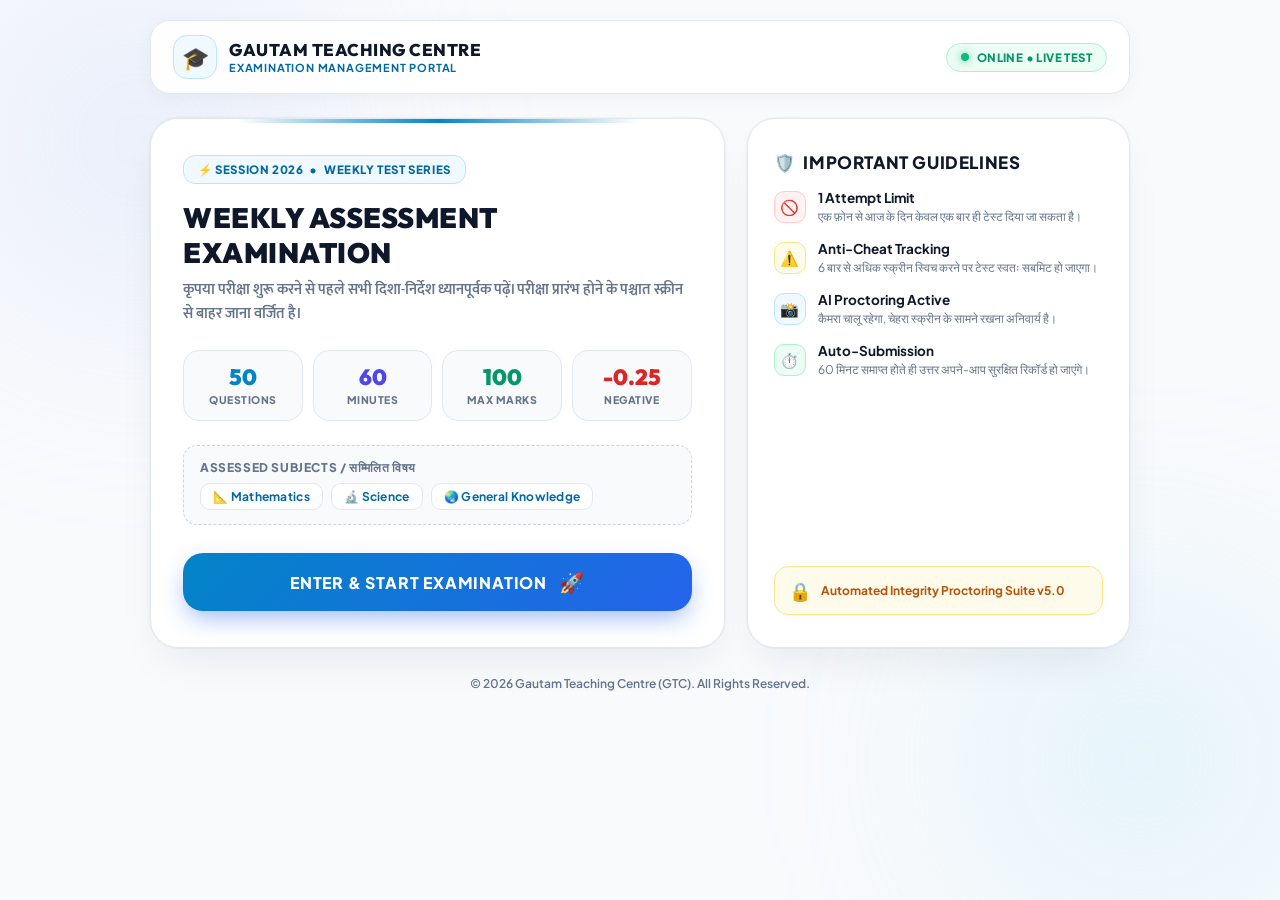
<file: index.html>
<!DOCTYPE html>
<html lang="en">
<head>
    <meta charset="UTF-8">
    <meta name="viewport" content="width=device-width, initial-scale=1.0, maximum-scale=5.0">
    <meta name="referrer" content="no-referrer">
    <title>Gautam Teaching Centre | National Level Online Examination Portal</title>
    
    <link rel="preconnect" href="https://fonts.googleapis.com">
    <link rel="preconnect" href="https://fonts.gstatic.com" crossorigin>
    <link href="https://fonts.googleapis.com/css2?family=Outfit:wght@500;600;700;800;900&family=Plus+Jakarta+Sans:wght@400;500;600;700;800&family=Mukta:wght@500;600;700;800&display=swap" rel="stylesheet">
    
    <style>
        :root {
            --primary: #0284c7;
            --primary-deep: #0369a1;
            --primary-soft: #f0f9ff;
            --primary-border: #bae6fd;
            --accent: #4f46e5;
            --accent-soft: #eef2ff;
            --surface: #ffffff;
            --surface-muted: #f8fafc;
            --border: #e2e8f0;
            --border-card: #cbd5e1;
            --text-heading: #0f172a;
            --text-body: #334155;
            --text-muted: #64748b;
            --success: #10b981;
            --success-bg: #ecfdf5;
            --warning: #f59e0b;
            --warning-bg: #fffbeb;
            --danger: #ef4444;
            --danger-bg: #fef2f2;
            --shadow-card: 0 20px 45px -12px rgba(15, 23, 42, 0.08), 0 0 1px 1px rgba(15, 23, 42, 0.04);
            --radius-md: 14px;
            --radius-lg: 20px;
            --radius-xl: 28px;
        }

        *, *::before, *::after {
            margin: 0;
            padding: 0;
            box-sizing: border-box;
            font-family: 'Plus Jakarta Sans', sans-serif;
            -webkit-tap-highlight-color: transparent;
            -webkit-font-smoothing: antialiased;
        }

        body {
            background-color: #f8fafc;
            min-height: 100vh;
            color: var(--text-heading);
            display: flex;
            flex-direction: column;
            align-items: center;
            justify-content: flex-start;
            position: relative;
            overflow-x: hidden;
            padding: 20px 16px 40px;
        }

        body::before {
            content: '';
            position: fixed;
            width: 520px;
            height: 520px;
            background: radial-gradient(circle, rgba(199, 210, 254, 0.4) 0%, transparent 70%);
            top: -120px;
            left: -120px;
            border-radius: 50%;
            filter: blur(90px);
            z-index: 0;
            pointer-events: none;
        }

        body::after {
            content: '';
            position: fixed;
            width: 480px;
            height: 480px;
            background: radial-gradient(circle, rgba(186, 230, 253, 0.45) 0%, transparent 70%);
            bottom: -100px;
            right: -100px;
            border-radius: 50%;
            filter: blur(90px);
            z-index: 0;
            pointer-events: none;
        }

        .portal-header {
            width: 100%;
            max-width: 980px;
            background: rgba(255, 255, 255, 0.9);
            backdrop-filter: blur(12px);
            border: 1.5px solid var(--border);
            border-radius: 20px;
            padding: 14px 22px;
            display: flex;
            justify-content: space-between;
            align-items: center;
            box-shadow: 0 4px 20px rgba(15, 23, 42, 0.04);
            margin-bottom: 24px;
            position: relative;
            z-index: 10;
        }

        .header-brand {
            display: flex;
            align-items: center;
            gap: 12px;
        }

        .brand-logo-icon {
            width: 44px;
            height: 44px;
            background: var(--primary-soft);
            border: 1.5px solid var(--primary-border);
            border-radius: 14px;
            display: flex;
            align-items: center;
            justify-content: center;
            font-size: 22px;
            cursor: pointer;
            user-select: none;
            transition: transform 0.2s ease, box-shadow 0.2s ease;
        }

        .brand-logo-icon:hover {
            transform: scale(1.06);
            box-shadow: 0 4px 12px rgba(2, 132, 199, 0.2);
        }

        .brand-text h3 {
            font-family: 'Outfit', sans-serif;
            font-size: 17px;
            font-weight: 800;
            letter-spacing: 0.5px;
            color: var(--text-heading);
            text-transform: uppercase;
            line-height: 1.2;
        }

        .brand-text p {
            font-size: 11px;
            color: var(--primary-deep);
            font-weight: 700;
            letter-spacing: 0.8px;
            text-transform: uppercase;
        }

        .header-status {
            display: inline-flex;
            align-items: center;
            gap: 8px;
            background: var(--success-bg);
            border: 1.5px solid #a7f3d0;
            color: #059669;
            padding: 6px 14px;
            border-radius: 30px;
            font-size: 11.5px;
            font-weight: 800;
            letter-spacing: 0.4px;
            text-transform: uppercase;
        }

        .status-dot {
            width: 8px;
            height: 8px;
            background: #10b981;
            border-radius: 50%;
            box-shadow: 0 0 8px rgba(16, 185, 129, 0.7);
            animation: pulseGlow 1.8s infinite;
        }

        @keyframes pulseGlow {
            0%, 100% { opacity: 1; transform: scale(1); }
            50% { opacity: 0.35; transform: scale(0.85); }
        }

        .portal-main {
            width: 100%;
            max-width: 980px;
            display: grid;
            grid-template-columns: 1.2fr 0.8fr;
            gap: 22px;
            position: relative;
            z-index: 10;
        }

        .card-exam-overview {
            background: var(--surface);
            border: 1.5px solid var(--border);
            border-radius: var(--radius-xl);
            padding: 36px 32px;
            box-shadow: var(--shadow-card);
            position: relative;
            overflow: hidden;
            display: flex;
            flex-direction: column;
            justify-content: space-between;
        }

        .card-exam-overview::before {
            content: '';
            position: absolute;
            top: 0;
            left: 15%;
            right: 15%;
            height: 3.5px;
            background: linear-gradient(90deg, transparent, var(--primary), transparent);
        }

        .badge-session {
            display: inline-flex;
            align-items: center;
            gap: 6px;
            background: var(--primary-soft);
            border: 1.5px solid var(--primary-border);
            color: var(--primary-deep);
            padding: 6px 14px;
            border-radius: 12px;
            font-size: 11.5px;
            font-weight: 800;
            letter-spacing: 0.6px;
            text-transform: uppercase;
            margin-bottom: 16px;
            align-self: flex-start;
        }

        .exam-title {
            font-family: 'Outfit', sans-serif;
            font-size: 28px;
            font-weight: 900;
            color: var(--text-heading);
            letter-spacing: 0.5px;
            line-height: 1.25;
            margin-bottom: 8px;
            text-transform: uppercase;
        }

        .exam-subtitle {
            font-family: 'Mukta', sans-serif;
            font-size: 15px;
            color: var(--text-muted);
            line-height: 1.6;
            margin-bottom: 24px;
            font-weight: 600;
        }

        .metrics-grid {
            display: grid;
            grid-template-columns: repeat(4, 1fr);
            gap: 10px;
            margin-bottom: 24px;
        }

        .metric-box {
            background: var(--surface-muted);
            border: 1.5px solid var(--border);
            border-radius: 16px;
            padding: 14px 8px;
            text-align: center;
            transition: all 0.25s ease;
        }

        .metric-box:hover {
            transform: translateY(-2px);
            background: var(--primary-soft);
            border-color: var(--primary-border);
            box-shadow: 0 8px 18px -6px rgba(2, 132, 199, 0.25);
        }

        .metric-val {
            font-family: 'Outfit', sans-serif;
            font-size: 22px;
            font-weight: 900;
            color: var(--text-heading);
            line-height: 1.1;
            margin-bottom: 4px;
        }

        .metric-lbl {
            font-size: 10.5px;
            color: var(--text-muted);
            font-weight: 800;
            text-transform: uppercase;
            letter-spacing: 0.5px;
        }

        .subject-strip {
            background: var(--surface-muted);
            border: 1.5px dashed var(--border-card);
            border-radius: var(--radius-md);
            padding: 14px 16px;
            margin-bottom: 28px;
        }

        .subject-strip h4 {
            font-size: 12px;
            font-weight: 800;
            color: var(--text-muted);
            text-transform: uppercase;
            letter-spacing: 0.6px;
            margin-bottom: 8px;
        }

        .subject-tags {
            display: flex;
            gap: 8px;
            flex-wrap: wrap;
        }

        .sub-tag {
            background: #ffffff;
            border: 1.5px solid var(--border);
            color: var(--primary-deep);
            padding: 5px 12px;
            border-radius: 10px;
            font-size: 12px;
            font-weight: 700;
            letter-spacing: 0.3px;
        }

        .btn-start-exam {
            width: 100%;
            min-height: 56px;
            background: linear-gradient(135deg, #0284c7 0%, #2563eb 100%);
            color: #ffffff;
            border: none;
            padding: 16px 28px;
            border-radius: var(--radius-lg);
            font-size: 16px;
            font-weight: 800;
            letter-spacing: 0.8px;
            text-transform: uppercase;
            cursor: pointer;
            box-shadow: 0 10px 24px -4px rgba(37, 99, 235, 0.45);
            transition: all 0.25s cubic-bezier(0.4, 0, 0.2, 1);
            display: flex;
            align-items: center;
            justify-content: center;
            gap: 12px;
            text-decoration: none;
        }

        .btn-start-exam:hover {
            transform: translateY(-2px);
            box-shadow: 0 14px 28px -4px rgba(37, 99, 235, 0.6);
        }

        .btn-start-exam:active {
            transform: translateY(1px);
        }

        .card-instructions {
            background: var(--surface);
            border: 1.5px solid var(--border);
            border-radius: var(--radius-xl);
            padding: 32px 26px;
            box-shadow: var(--shadow-card);
            display: flex;
            flex-direction: column;
            justify-content: space-between;
        }

        .inst-heading {
            font-family: 'Outfit', sans-serif;
            font-size: 17px;
            font-weight: 800;
            color: var(--text-heading);
            text-transform: uppercase;
            letter-spacing: 0.6px;
            margin-bottom: 16px;
            display: flex;
            align-items: center;
            gap: 8px;
        }

        .rules-list {
            list-style: none;
            display: flex;
            flex-direction: column;
            gap: 14px;
            margin-bottom: 24px;
        }

        .rule-item {
            display: flex;
            align-items: flex-start;
            gap: 12px;
        }

        .rule-icon {
            width: 32px;
            height: 32px;
            border-radius: 10px;
            display: flex;
            align-items: center;
            justify-content: center;
            font-size: 15px;
            flex-shrink: 0;
            margin-top: 2px;
        }

        .rule-icon.blue { background: var(--primary-soft); color: var(--primary); border: 1.5px solid var(--primary-border); }
        .rule-icon.yellow { background: var(--warning-bg); color: var(--warning); border: 1.5px solid #fde68a; }
        .rule-icon.red { background: var(--danger-bg); color: var(--danger); border: 1.5px solid #fecaca; }
        .rule-icon.green { background: var(--success-bg); color: var(--success); border: 1.5px solid #a7f3d0; }

        .rule-text h5 {
            font-size: 13.5px;
            font-weight: 700;
            color: var(--text-heading);
            margin-bottom: 2px;
        }

        .rule-text p {
            font-size: 12px;
            color: var(--text-muted);
            line-height: 1.5;
        }

        .security-badge-pill {
            background: #fffbeb;
            border: 1.5px solid #fde68a;
            border-radius: 14px;
            padding: 12px 14px;
            display: flex;
            align-items: center;
            gap: 10px;
            font-size: 12px;
            color: #b45309;
            font-weight: 700;
        }

        .portal-footer {
            margin-top: 28px;
            font-size: 12px;
            color: var(--text-muted);
            font-weight: 600;
            text-align: center;
            position: relative;
            z-index: 10;
        }

        .admin-modal-card {
            background: #ffffff;
            border: 1.5px solid var(--border);
            border-radius: 26px;
            max-width: 440px;
            width: 100%;
            padding: 36px 28px;
            text-align: center;
            box-shadow: 0 25px 60px -15px rgba(15, 23, 42, 0.25);
            border-top: 4.5px solid var(--primary);
        }

        .modal-input {
            width: 100%;
            padding: 15px;
            border-radius: 14px;
            background: #f8fafc;
            border: 1.5px solid var(--border-card);
            color: #0f172a;
            font-size: 15px;
            text-align: center;
            font-weight: 800;
            letter-spacing: 2px;
            outline: none;
            margin-bottom: 12px;
            box-sizing: border-box;
            transition: border-color 0.2s;
        }

        .modal-input:focus {
            border-color: var(--primary);
            box-shadow: 0 0 0 4px rgba(2, 132, 199, 0.12);
        }

        @media (max-width: 820px) {
            .portal-main {
                grid-template-columns: 1fr;
            }
            .card-exam-overview {
                padding: 26px 20px;
            }
            .card-instructions {
                padding: 24px 18px;
            }
            .exam-title {
                font-size: 23px;
            }
            .metrics-grid {
                grid-template-columns: repeat(2, 1fr);
            }
            .portal-header {
                padding: 12px 16px;
            }
            .brand-text h3 {
                font-size: 15px;
            }
        }
    </style>
</head>
<body>

    <header class="portal-header">
        <div class="header-brand">
            <div class="brand-logo-icon" id="secretAdminLogo" title="Teacher Gateway (Click 5 times)">
                🎓
            </div>
            <div class="brand-text">
                <h3>GAUTAM TEACHING CENTRE</h3>
                <p>Examination Management Portal</p>
            </div>
        </div>

        <div class="header-status">
            <span class="status-dot"></span>
            <span>Online • Live Test</span>
        </div>
    </header>

    <main class="portal-main">
        <!-- Left: Exam Overview & Action -->
        <section class="card-exam-overview">
            <div>
                <div class="badge-session">
                    <span>⚡ Session 2026</span>
                    <span>•</span>
                    <span>Weekly Test Series</span>
                </div>

                <h1 class="exam-title">Weekly Assessment Examination</h1>
                <p class="exam-subtitle">
                    कृपया परीक्षा शुरू करने से पहले सभी दिशा-निर्देश ध्यानपूर्वक पढ़ें। परीक्षा प्रारंभ होने के पश्चात स्क्रीन से बाहर जाना वर्जित है।
                </p>

                <!-- 4 Metrics Display -->
                <div class="metrics-grid">
                    <div class="metric-box">
                        <div class="metric-val" style="color: var(--primary);">50</div>
                        <div class="metric-lbl">Questions</div>
                    </div>
                    <div class="metric-box">
                        <div class="metric-val" style="color: #4f46e5;">60</div>
                        <div class="metric-lbl">Minutes</div>
                    </div>
                    <div class="metric-box">
                        <div class="metric-val" style="color: #059669;">100</div>
                        <div class="metric-lbl">Max Marks</div>
                    </div>
                    <div class="metric-box">
                        <div class="metric-val" style="color: #dc2626;">-0.25</div>
                        <div class="metric-lbl">Negative</div>
                    </div>
                </div>

                <!-- Subject Curriculum -->
                <div class="subject-strip">
                    <h4>Assessed Subjects / सम्मिलित विषय</h4>
                    <div class="subject-tags">
                        <span class="sub-tag">📐 Mathematics</span>
                        <span class="sub-tag">🔬 Science</span>
                        <span class="sub-tag">🌏 General Knowledge</span>
                        <!--<span class="sub-tag">💡 Reasoning</span>-->
                    </div>
                </div>
            </div>

            <a href="auth.html" style="text-decoration: none;">
                <button type="button" class="btn-start-exam">
                    <span>Enter & Start Examination</span>
                    <span style="font-size: 20px;">🚀</span>
                </button>
            </a>
        </section>

        <!-- Right: Candidate Guidelines & Anti-Cheat Rules -->
        <section class="card-instructions">
            <div>
                <h3 class="inst-heading">
                    <span>🛡️</span>
                    <span>Important Guidelines</span>
                </h3>

                <ul class="rules-list">
                    <li class="rule-item">
                        <div class="rule-icon red">🚫</div>
                        <div class="rule-text">
                            <h5>1 Attempt Limit</h5>
                            <p>एक फ़ोन से आज के दिन केवल एक बार ही टेस्ट दिया जा सकता है।</p>
                        </div>
                    </li>

                    <li class="rule-item">
                        <div class="rule-icon yellow">⚠️</div>
                        <div class="rule-text">
                            <h5>Anti-Cheat Tracking</h5>
                            <p>6 बार से अधिक स्क्रीन स्विच करने पर टेस्ट स्वतः सबमिट हो जाएगा।</p>
                        </div>
                    </li>

                    <li class="rule-item">
                        <div class="rule-icon blue">📸</div>
                        <div class="rule-text">
                            <h5>AI Proctoring Active</h5>
                            <p>कैमरा चालू रहेगा, चेहरा स्क्रीन के सामने रखना अनिवार्य है।</p>
                        </div>
                    </li>

                    <li class="rule-item">
                        <div class="rule-icon green">⏱️</div>
                        <div class="rule-text">
                            <h5>Auto-Submission</h5>
                            <p>60 मिनट समाप्त होते ही उत्तर अपने-आप सुरक्षित रिकॉर्ड हो जाएंगे।</p>
                        </div>
                    </li>
                </ul>
            </div>

            <div class="security-badge-pill">
                <span style="font-size: 18px;">🔒</span>
                <span>Automated Integrity Proctoring Suite v5.0</span>
            </div>
        </section>
    </main>

    <footer class="portal-footer">
        &copy; 2026 Gautam Teaching Centre (GTC). All Rights Reserved.
    </footer>

    <div id="secretAdminModal" style="display: none; position: fixed; inset: 0; background: rgba(15, 23, 42, 0.75); backdrop-filter: blur(8px); z-index: 99999; justify-content: center; align-items: center; padding: 20px;">
        <div class="admin-modal-card">
            <div style="width: 64px; height: 64px; background: #e0f2fe; border: 1.5px solid #bae6fd; border-radius: 20px; display: flex; align-items: center; justify-content: center; margin: 0 auto 14px; font-size: 32px; color: #0284c7;">
                🛡️
            </div>
            <h3 style="color: #0f172a; font-family: 'Outfit', sans-serif; font-size: 20px; font-weight: 800; margin-bottom: 6px; text-transform: uppercase;">
                Teacher Command Center
            </h3>
            <p style="color: #64748b; font-size: 13.5px; margin-bottom: 20px; line-height: 1.5;">
                Enter Master Passcode to open live student monitor portal.
            </p>
            <input type="password" id="secretPassInput" placeholder="MASTER PASSCODE" autocomplete="off" class="modal-input">
            <div id="secretPassErr" style="color: #ef4444; font-size: 12.5px; font-weight: 700; margin-bottom: 14px; display: none;">Invalid Passcode! Please try again.</div>
            <div style="display: flex; gap: 10px;">
                <button type="button" onclick="verifySecretAdmin()" style="flex: 1; background: linear-gradient(135deg, #0284c7, #2563eb); color: #fff; border: none; padding: 13px; border-radius: 12px; font-weight: 800; font-size: 13.5px; cursor: pointer; text-transform: uppercase; box-shadow: 0 4px 12px rgba(2, 132, 199, 0.35);">
                    Open Monitor 🚀
                </button>
                <button type="button" onclick="closeSecretAdmin()" style="background: #e2e8f0; color: #334155; border: 1px solid #cbd5e1; padding: 13px 18px; border-radius: 12px; font-weight: 700; font-size: 13.5px; cursor: pointer;">
                    Cancel
                </button>
            </div>
        </div>
    </div>

    <script>
        // Clear previous candidate session storage on fresh landing
        window.addEventListener('DOMContentLoaded', () => {
            localStorage.removeItem("name");
            localStorage.removeItem("roll");
            localStorage.removeItem("class");
            localStorage.removeItem("authPassed");
            sessionStorage.clear();
        });

        // Secret 5-click logo trigger for invigilator monitor
        let logoClickCount = 0;
        let logoClickTimer = null;
        const logoEl = document.getElementById("secretAdminLogo");

        if (logoEl) {
            logoEl.addEventListener("click", () => {
                logoClickCount++;
                clearTimeout(logoClickTimer);
                
                logoClickTimer = setTimeout(() => {
                    logoClickCount = 0;
                }, 2500);

                if (logoClickCount >= 5) {
                    logoClickCount = 0;
                    const modal = document.getElementById("secretAdminModal");
                    const input = document.getElementById("secretPassInput");
                    if (modal) modal.style.display = "flex";
                    if (input) {
                        input.value = "";
                        input.focus();
                    }
                }
            });
        }

        const MASTER_KEYS = ["GTC#2000", "GTC@2026"];

        function verifySecretAdmin() {
            const passInput = document.getElementById("secretPassInput");
            const err = document.getElementById("secretPassErr");
            const pass = passInput ? passInput.value.trim() : "";
            
            if (MASTER_KEYS.includes(pass)) {
                sessionStorage.setItem("adminAuth", "true");
                sessionStorage.setItem("adminPassKey", pass);
                window.location.href = "admin-monitor.html";
            } else {
                if (err) err.style.display = "block";
                if (passInput) passInput.value = "";
            }
        }

        function closeSecretAdmin() {
            const modal = document.getElementById("secretAdminModal");
            const passInput = document.getElementById("secretPassInput");
            const err = document.getElementById("secretPassErr");
            if (modal) modal.style.display = "none";
            if (passInput) passInput.value = "";
            if (err) err.style.display = "none";
        }

        const secretInputEl = document.getElementById("secretPassInput");
        if (secretInputEl) {
            secretInputEl.addEventListener("keyup", function(e) {
                if (e.key === "Enter") {
                    verifySecretAdmin();
                }
            });
        }
    </script>
</body>
</html>
</file>
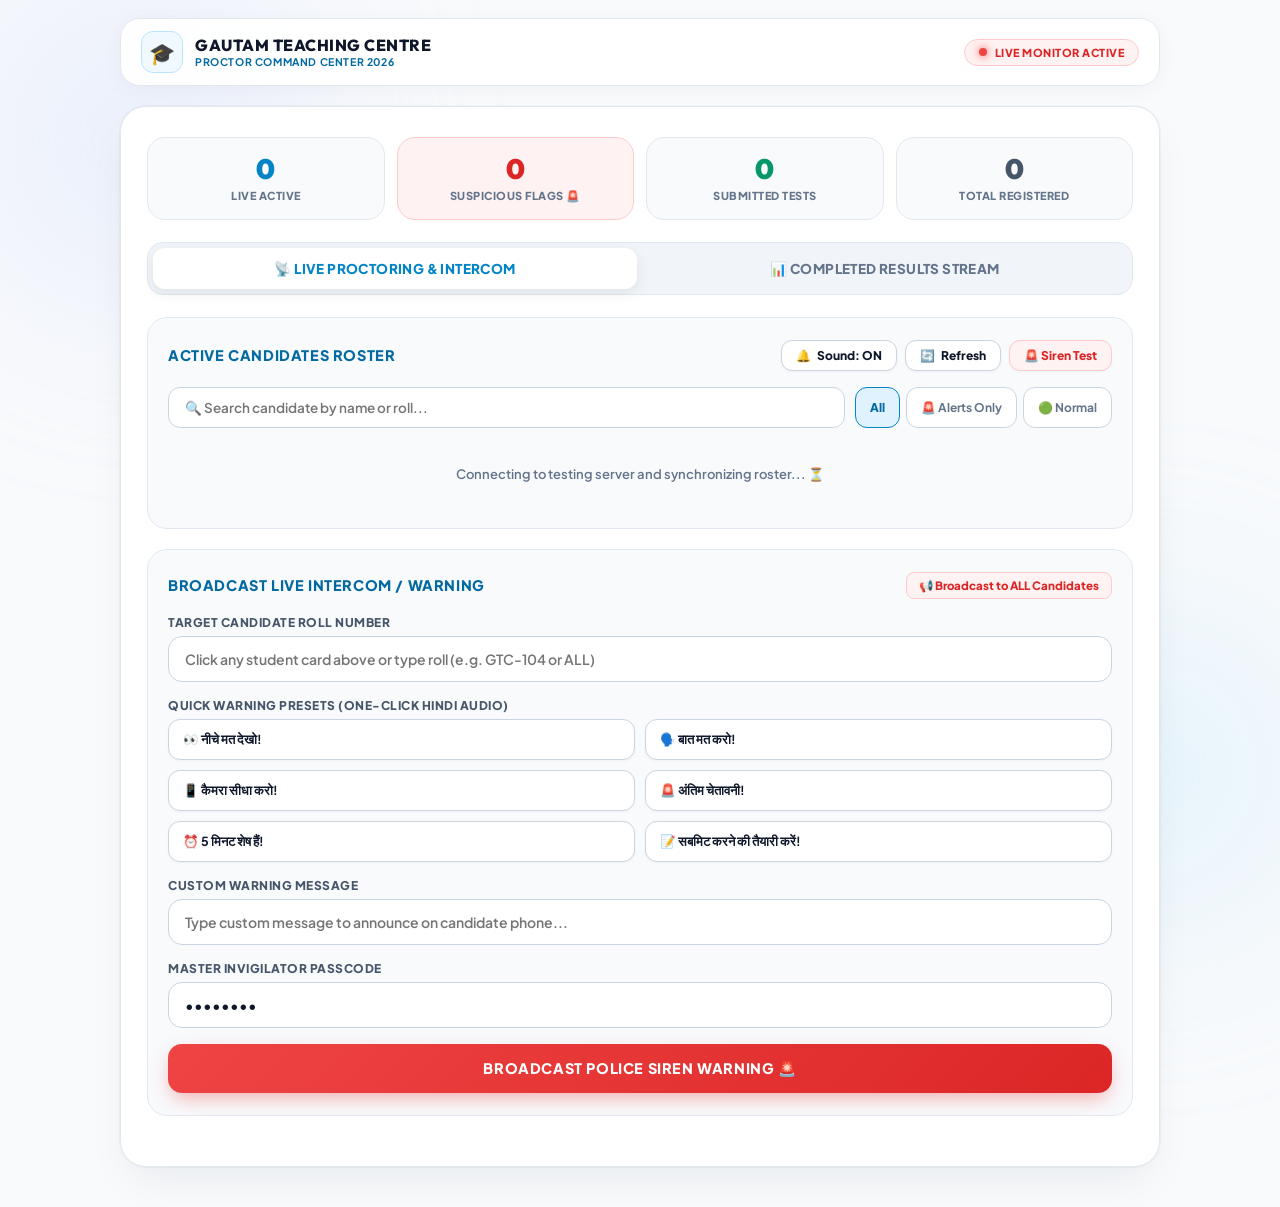
<file: admin-monitor.html>
<!DOCTYPE html>
<html lang="en">
<head>
    <meta charset="UTF-8">
    <meta name="viewport" content="width=device-width, initial-scale=1.0, maximum-scale=5.0">
    <meta name="referrer" content="no-referrer">
    <title>Master Proctor Command Center | Gautam Teaching Centre</title>
    
    <!-- Google Fonts -->
    <link rel="preconnect" href="https://fonts.googleapis.com">
    <link rel="preconnect" href="https://fonts.gstatic.com" crossorigin>
    <link href="https://fonts.googleapis.com/css2?family=Outfit:wght@600;700;800;900&family=Plus+Jakarta+Sans:wght@400;500;600;700;800&family=Mukta:wght@500;600;700&display=swap" rel="stylesheet">

    <style>
        :root {
            --primary: #0284c7;
            --primary-deep: #0369a1;
            --primary-soft: #f0f9ff;
            --primary-border: #bae6fd;
            --accent: #4f46e5;
            --accent-soft: #eef2ff;
            --danger: #ef4444;
            --danger-deep: #dc2626;
            --danger-bg: #fef2f2;
            --danger-border: #fecaca;
            --warning: #f59e0b;
            --warning-deep: #b45309;
            --warning-bg: #fffbeb;
            --warning-border: #fde68a;
            --success: #10b981;
            --success-deep: #059669;
            --success-bg: #ecfdf5;
            --success-border: #a7f3d0;
            --bg-page: #f8fafc;
            --surface: #ffffff;
            --surface-muted: #f1f5f9;
            --border: #e2e8f0;
            --border-card: #cbd5e1;
            --text-heading: #0f172a;
            --text-body: #334155;
            --text-muted: #64748b;
            --radius-md: 14px;
            --radius-lg: 20px;
            --radius-xl: 26px;
            --shadow-card: 0 20px 45px -12px rgba(15, 23, 42, 0.08), 0 0 1px 1px rgba(15, 23, 42, 0.04);
        }

        *, *::before, *::after {
            margin: 0;
            padding: 0;
            box-sizing: border-box;
            font-family: 'Plus Jakarta Sans', sans-serif;
            -webkit-tap-highlight-color: transparent;
            -webkit-font-smoothing: antialiased;
        }

        body {
            background-color: var(--bg-page);
            min-height: 100vh;
            color: var(--text-heading);
            padding: 18px 14px 40px;
            display: flex;
            flex-direction: column;
            align-items: center;
            justify-content: flex-start;
            position: relative;
            overflow-x: hidden;
        }

        /* Ambient Glowing Background Lights */
        body::before {
            content: '';
            position: fixed;
            width: 480px;
            height: 480px;
            background: radial-gradient(circle, rgba(199, 210, 254, 0.4) 0%, transparent 70%);
            top: -100px;
            left: -100px;
            border-radius: 50%;
            filter: blur(85px);
            z-index: 0;
            pointer-events: none;
        }

        body::after {
            content: '';
            position: fixed;
            width: 440px;
            height: 440px;
            background: radial-gradient(circle, rgba(186, 230, 253, 0.45) 0%, transparent 70%);
            bottom: -90px;
            right: -90px;
            border-radius: 50%;
            filter: blur(85px);
            z-index: 0;
            pointer-events: none;
        }

        .portal-header {
            width: 100%;
            max-width: 1040px;
            background: rgba(255, 255, 255, 0.92);
            backdrop-filter: blur(12px);
            border: 1.5px solid var(--border);
            border-radius: 20px;
            padding: 12px 20px;
            display: flex;
            justify-content: space-between;
            align-items: center;
            box-shadow: 0 4px 20px rgba(15, 23, 42, 0.04);
            margin-bottom: 20px;
            position: relative;
            z-index: 10;
        }

        .header-brand {
            display: flex;
            align-items: center;
            gap: 12px;
        }

        .brand-logo-icon {
            width: 42px;
            height: 42px;
            background: var(--primary-soft);
            border: 1.5px solid var(--primary-border);
            border-radius: 12px;
            display: flex;
            align-items: center;
            justify-content: center;
            font-size: 21px;
            user-select: none;
        }

        .brand-text h3 {
            font-family: 'Outfit', sans-serif;
            font-size: 16px;
            font-weight: 800;
            letter-spacing: 0.5px;
            color: var(--text-heading);
            text-transform: uppercase;
            line-height: 1.2;
        }

        .brand-text p {
            font-size: 10.5px;
            color: var(--primary-deep);
            font-weight: 700;
            letter-spacing: 0.6px;
            text-transform: uppercase;
        }

        .header-status-pill {
            display: inline-flex;
            align-items: center;
            gap: 8px;
            background: var(--danger-bg);
            border: 1.5px solid var(--danger-border);
            color: var(--danger-deep);
            padding: 6px 14px;
            border-radius: 30px;
            font-size: 11px;
            font-weight: 800;
            text-transform: uppercase;
            letter-spacing: 0.5px;
        }

        .pulse-dot {
            width: 8px;
            height: 8px;
            border-radius: 50%;
            background: #ef4444;
            box-shadow: 0 0 8px #ef4444;
            animation: pulseDot 1.4s infinite;
        }

        @keyframes pulseDot {
            0%, 100% { opacity: 1; transform: scale(1); }
            50% { opacity: 0.3; transform: scale(0.8); }
        }

        .container {
            width: 100%;
            max-width: 1040px;
            background: var(--surface);
            border: 1.5px solid var(--border);
            border-radius: var(--radius-xl);
            padding: 30px 26px;
            box-shadow: var(--shadow-card);
            position: relative;
            z-index: 10;
        }

        .stats-grid {
            display: grid;
            grid-template-columns: repeat(4, 1fr);
            gap: 12px;
            margin-bottom: 22px;
        }

        .stat-card {
            background: #f8fafc;
            border: 1.5px solid var(--border);
            border-radius: 18px;
            padding: 16px 14px;
            text-align: center;
            transition: all 0.25s ease;
        }

        .stat-card:hover {
            transform: translateY(-2px);
            box-shadow: 0 8px 18px -4px rgba(15, 23, 42, 0.06);
        }

        .stat-card.alert {
            border-color: var(--danger-border);
            background: var(--danger-bg);
        }

        .stat-val {
            font-family: 'Outfit', sans-serif;
            font-size: 28px;
            font-weight: 900;
            color: var(--text-heading);
            line-height: 1.1;
            margin-bottom: 4px;
        }

        .stat-label {
            font-size: 11px;
            font-weight: 800;
            color: var(--text-muted);
            text-transform: uppercase;
            letter-spacing: 0.5px;
        }

        .tab-bar {
            display: flex;
            background: var(--surface-muted);
            border: 1.5px solid var(--border);
            border-radius: 16px;
            padding: 5px;
            gap: 6px;
            margin-bottom: 22px;
        }

        .tab-btn {
            flex: 1;
            padding: 12px 16px;
            background: none;
            border: none;
            border-radius: 12px;
            color: var(--text-muted);
            font-size: 13.5px;
            font-weight: 800;
            cursor: pointer;
            transition: all 0.2s ease;
            display: flex;
            align-items: center;
            justify-content: center;
            gap: 8px;
            text-transform: uppercase;
            letter-spacing: 0.4px;
        }

        .tab-btn.active {
            background: #ffffff;
            color: var(--primary);
            box-shadow: 0 4px 14px rgba(15, 23, 42, 0.08);
        }

        .section-box {
            background: #f8fafc;
            border: 1.5px solid var(--border);
            border-radius: 20px;
            padding: 22px 20px;
            margin-bottom: 20px;
        }

        .box-title {
            font-family: 'Outfit', sans-serif;
            font-size: 14.5px;
            font-weight: 800;
            color: var(--primary-deep);
            text-transform: uppercase;
            letter-spacing: 0.6px;
            margin-bottom: 16px;
            display: flex;
            justify-content: space-between;
            align-items: center;
            flex-wrap: wrap;
            gap: 10px;
        }

        .action-chip-btn {
            background: #ffffff;
            border: 1.5px solid var(--border-card);
            color: var(--text-heading);
            padding: 7px 14px;
            border-radius: 11px;
            font-size: 12px;
            font-weight: 800;
            cursor: pointer;
            display: inline-flex;
            align-items: center;
            gap: 6px;
            box-shadow: 0 1px 3px rgba(15, 23, 42, 0.04);
            transition: all 0.2s ease;
        }

        .action-chip-btn:hover {
            border-color: var(--primary);
            color: var(--primary);
            background: var(--primary-soft);
            transform: translateY(-1px);
        }

        .spin-icon { 
            display: inline-block; 
            transition: transform 0.4s ease; 
        }

        .spinning { 
            animation: rotateSpin 0.75s linear infinite; 
        }

        @keyframes rotateSpin { 
            0% { transform: rotate(0deg); } 
            100% { transform: rotate(360deg); } 
        }

        .toolbar {
            display: flex;
            gap: 10px;
            margin-bottom: 14px;
            flex-wrap: wrap;
        }

        .search-box { 
            flex: 1; 
            min-width: 220px; 
        }

        .search-input {
            width: 100%;
            padding: 11px 16px;
            background: #ffffff;
            border: 1.5px solid var(--border-card);
            border-radius: 12px;
            color: var(--text-heading);
            font-size: 13.5px;
            font-weight: 600;
            outline: none;
            transition: border-color 0.2s, box-shadow 0.2s;
        }

        .search-input:focus {
            border-color: var(--primary);
            box-shadow: 0 0 0 3px rgba(2, 132, 199, 0.12);
        }

        .filter-pills { 
            display: flex; 
            gap: 6px; 
            flex-wrap: wrap;
        }

        .pill-btn {
            background: #ffffff;
            border: 1.5px solid var(--border-card);
            color: var(--text-muted);
            padding: 8px 14px;
            border-radius: 12px;
            font-size: 12px;
            font-weight: 700;
            cursor: pointer;
            transition: all 0.2s;
        }

        .pill-btn.active {
            border-color: var(--primary);
            background: #e0f2fe;
            color: var(--primary-deep);
            font-weight: 800;
        }

        .student-roster {
            display: flex;
            flex-direction: column;
            gap: 10px;
            max-height: 420px;
            overflow-y: auto;
            padding: 2px;
        }

        .student-chip {
            background: #ffffff;
            border: 1.8px solid var(--border);
            padding: 14px 18px;
            border-radius: 16px;
            display: flex;
            justify-content: space-between;
            align-items: center;
            cursor: pointer;
            box-shadow: 0 1px 4px rgba(15, 23, 42, 0.04);
            transition: all 0.2s ease;
        }

        .student-chip:hover, .student-chip.selected {
            border-color: var(--primary);
            background: #f0f9ff;
            transform: translateY(-1px);
        }

        .student-chip.flagged {
            border-color: var(--danger) !important;
            background: var(--danger-bg) !important;
            box-shadow: 0 0 14px rgba(239, 68, 68, 0.22);
        }

        .chip-left { 
            display: flex; 
            flex-direction: column; 
            gap: 3px; 
        }

        .chip-name { 
            font-size: 15px; 
            font-weight: 800; 
            color: var(--text-heading); 
            display: flex;
            align-items: center;
            gap: 8px;
        }

        .chip-roll { 
            font-size: 12px; 
            color: var(--primary-deep); 
            font-weight: 700; 
        }

        .chip-badge {
            font-size: 11.5px;
            font-weight: 800;
            padding: 6px 12px;
            border-radius: 10px;
            text-align: right;
            letter-spacing: 0.3px;
            white-space: nowrap;
        }

        .badge-normal { 
            background: #ecfdf5; 
            color: #059669; 
            border: 1px solid #a7f3d0; 
        }

        .badge-alert { 
            background: #fef2f2; 
            color: #dc2626; 
            border: 1px solid #fecaca; 
            animation: pulseDot 1.2s infinite; 
        }

        .badge-offline {
            background: #f1f5f9;
            color: #64748b;
            border: 1px solid #cbd5e1;
        }

        .field-label {
            font-size: 12px;
            font-weight: 800;
            color: #475569;
            text-transform: uppercase;
            margin-bottom: 6px;
            display: block;
            letter-spacing: 0.5px;
        }

        .input-field {
            width: 100%;
            padding: 13px 16px;
            background: #ffffff;
            border: 1.5px solid var(--border-card);
            border-radius: 14px;
            color: var(--text-heading);
            font-size: 14px;
            font-weight: 600;
            outline: none;
            margin-bottom: 16px;
            transition: all 0.2s ease;
        }

        .input-field:focus {
            border-color: var(--primary);
            box-shadow: 0 0 0 3.5px rgba(2, 132, 199, 0.12);
        }

        .quick-actions {
            display: grid;
            grid-template-columns: 1fr 1fr;
            gap: 10px;
            margin-bottom: 16px;
        }

        .btn-quick {
            background: #ffffff;
            border: 1.5px solid var(--border-card);
            color: var(--text-heading);
            padding: 11px 14px;
            border-radius: 12px;
            font-size: 12.5px;
            font-weight: 700;
            cursor: pointer;
            text-align: left;
            transition: all 0.2s ease;
            box-shadow: 0 1px 3px rgba(15, 23, 42, 0.04);
        }

        .btn-quick:hover {
            border-color: var(--warning);
            background: #fffbeb;
            color: var(--warning-deep);
            transform: translateY(-1px);
        }

        .btn-send {
            width: 100%;
            background: linear-gradient(135deg, #ef4444 0%, #dc2626 100%);
            color: white;
            border: none;
            padding: 15px;
            border-radius: 14px;
            font-size: 14.5px;
            font-weight: 800;
            text-transform: uppercase;
            letter-spacing: 0.6px;
            cursor: pointer;
            box-shadow: 0 8px 20px -4px rgba(239, 68, 68, 0.45);
            display: flex;
            align-items: center;
            justify-content: center;
            gap: 8px;
            transition: all 0.2s ease;
        }

        .btn-send:hover {
            transform: translateY(-2px);
            box-shadow: 0 12px 24px -4px rgba(239, 68, 68, 0.6);
        }

        .submission-list {
            display: flex;
            flex-direction: column;
            gap: 10px;
            max-height: 440px;
            overflow-y: auto;
        }

        .sub-row {
            background: #ffffff;
            border: 1.5px solid var(--border);
            border-radius: 14px;
            padding: 14px 18px;
            display: flex;
            justify-content: space-between;
            align-items: center;
            box-shadow: 0 1px 3px rgba(15, 23, 42, 0.03);
            transition: transform 0.2s;
        }

        .sub-row:hover {
            transform: translateY(-1px);
            border-color: var(--primary-border);
        }

        .sub-score {
            font-family: 'Outfit', sans-serif;
            font-size: 16px;
            font-weight: 900;
            color: var(--primary-deep);
        }

        .sub-time-taken-badge {
            display: inline-flex;
            align-items: center;
            gap: 4px;
            background: #f0fdf4;
            border: 1px solid #bbf7d0;
            color: #166534;
            padding: 2px 8px;
            border-radius: 6px;
            font-size: 11px;
            font-weight: 800;
        }

        .sub-tag {
            font-size: 11px;
            font-weight: 800;
            padding: 4px 10px;
            border-radius: 8px;
            letter-spacing: 0.4px;
            display: inline-block;
            margin-top: 4px;
        }

        .tag-pass { 
            background: #ecfdf5; 
            color: #059669; 
            border: 1px solid #a7f3d0; 
        }

        .tag-fail { 
            background: #fef2f2; 
            color: #dc2626; 
            border: 1px solid #fecaca; 
        }

        #statusNotice {
            margin-top: 14px;
            padding: 12px 16px;
            border-radius: 12px;
            font-size: 13px;
            font-weight: 700;
            text-align: center;
            display: none;
        }

        .toast-success { 
            background: #ecfdf5; 
            color: #059669; 
            border: 1.5px solid #a7f3d0; 
        }

        .toast-error { 
            background: #fef2f2; 
            color: #dc2626; 
            border: 1.5px solid #fecaca; 
        }

        @media (max-width: 768px) {
            .stats-grid { grid-template-columns: repeat(2, 1fr); }
            .quick-actions { grid-template-columns: 1fr; }
            .container { padding: 20px 14px; }
            .portal-header { padding: 10px 14px; }
            .brand-text h3 { font-size: 14px; }
        }
    </style>
</head>
<body>

    <header class="portal-header">
        <div class="header-brand">
            <div class="brand-logo-icon">🎓</div>
            <div class="brand-text">
                <h3>GAUTAM TEACHING CENTRE</h3>
                <p>Proctor Command Center 2026</p>
            </div>
        </div>
        <div class="header-status-pill">
            <span class="pulse-dot"></span>
            <span>Live Monitor Active</span>
        </div>
    </header>

    <main class="container">
        <!-- 4-Card Summary Counters -->
        <div class="stats-grid">
            <div class="stat-card">
                <div class="stat-val" id="statOnline" style="color: var(--primary);">0</div>
                <div class="stat-label">Live Active</div>
            </div>
            <div class="stat-card alert">
                <div class="stat-val" id="statAlerts" style="color: #dc2626;">0</div>
                <div class="stat-label">Suspicious Flags 🚨</div>
            </div>
            <div class="stat-card">
                <div class="stat-val" id="statSubmitted" style="color: #059669;">0</div>
                <div class="stat-label">Submitted Tests</div>
            </div>
            <div class="stat-card">
                <div class="stat-val" id="statTotal" style="color: #475569;">0</div>
                <div class="stat-label">Total Registered</div>
            </div>
        </div>

        <!-- View Tabs -->
        <div class="tab-bar">
            <button type="button" class="tab-btn active" id="tabBtnRoster" onclick="switchView('roster')">
                📡 Live Proctoring & Intercom
            </button>
            <button type="button" class="tab-btn" id="tabBtnSubmissions" onclick="switchView('submissions')">
                📊 Completed Results Stream
            </button>
        </div>

        <div id="viewRoster">
            <div class="section-box">
                <div class="box-title">
                    <div>
                        <span>Active Candidates Roster</span>
                        <span id="lastUpdatedTime" style="font-size: 11px; color: var(--text-muted); font-weight: 600; text-transform: none; margin-left: 6px;"></span>
                    </div>

                    <div style="display: flex; gap: 8px; align-items: center; flex-wrap: wrap;">
                        <button type="button" id="btnSoundAlertToggle" class="action-chip-btn" onclick="toggleAudioAlerts()">
                            <span id="soundAlertIcon">🔔</span>
                            <span id="soundAlertLabel">Sound: ON</span>
                        </button>
                        <button type="button" id="btnRefresh" class="action-chip-btn" onclick="fetchActiveCandidates()">
                            <span id="refreshIcon" class="spin-icon">🔄</span>
                            <span id="refreshLabel">Refresh</span>
                        </button>
                        <button type="button" onclick="testPoliceSiren()" class="action-chip-btn" style="background: var(--danger-bg); border-color: #fecaca; color: #dc2626;">
                            🚨 Siren Test
                        </button>
                    </div>
                </div>

                <div class="toolbar">
                    <div class="search-box">
                        <input type="text" id="candidateSearchInput" class="search-input" placeholder="🔍 Search candidate by name or roll..." oninput="filterRosterList()">
                    </div>
                    <div class="filter-pills">
                        <button type="button" class="pill-btn active" id="filterAll" onclick="setRosterFilter('ALL')">All</button>
                        <button type="button" class="pill-btn" id="filterFlagged" onclick="setRosterFilter('FLAGGED')">🚨 Alerts Only</button>
                        <button type="button" class="pill-btn" id="filterNormal" onclick="setRosterFilter('NORMAL')">🟢 Normal</button>
                    </div>
                </div>
                
                <div id="studentRoster" class="student-roster">
                    <p style="color: var(--text-muted); font-size: 13px; text-align: center; padding: 22px; font-weight: 600;">
                        Connecting to testing server and synchronizing roster... ⏳
                    </p>
                </div>
            </div>

            <div class="section-box">
                <div class="box-title">
                    <span>Broadcast Live Intercom / Warning</span>
                    <button type="button" onclick="setTargetToAll()" style="background: var(--danger-bg); border: 1.5px solid #fecaca; color: #dc2626; padding: 5px 12px; border-radius: 8px; font-size: 11.5px; font-weight: 800; cursor: pointer;">
                        📢 Broadcast to ALL Candidates
                    </button>
                </div>

                <label class="field-label" for="targetRoll">Target Candidate Roll Number</label>
                <input type="text" id="targetRoll" class="input-field" placeholder="Click any student card above or type roll (e.g. GTC-104 or ALL)">

                <label class="field-label">Quick Warning Presets (One-Click Hindi Audio)</label>
                <div class="quick-actions">
                    <button type="button" class="btn-quick" onclick="setPreset('अपनी नज़रें स्क्रीन पर रखें, नीचे देखना सख्त मना है!')">
                        👀 नीचे मत देखो!
                    </button>
                    <button type="button" class="btn-quick" onclick="setPreset('बातचीत ना करें, आप कैमरे और शिक्षक की निगरानी में हैं!')">
                        🗣️ बात मत करो!
                    </button>
                    <button type="button" class="btn-quick" onclick="setPreset('मोबाइल का कैमरा सीधा रखें, आपका चेहरा स्पष्ट दिखना चाहिए!')">
                        📱 कैमरा सीधा करो!
                    </button>
                    <button type="button" class="btn-quick" onclick="setPreset('अंतिम चेतावनी... संदिग्ध गतिविधि पकड़ी गई है, परीक्षा रद्द हो जाएगी!')">
                        🚨 अंतिम चेतावनी!
                    </button>
                    <button type="button" class="btn-quick" onclick="setPreset('परीक्षा समाप्त होने में केवल 5 मिनट शेष हैं!')">
                        ⏰ 5 मिनट शेष हैं!
                    </button>
                    <button type="button" class="btn-quick" onclick="setPreset('सभी प्रश्नों को जांच लें और समय पर टेस्ट सबमिट करें!')">
                        📝 सबमिट करने की तैयारी करें!
                    </button>
                </div>

                <label class="field-label" for="warningMessage">Custom Warning Message</label>
                <input type="text" id="warningMessage" class="input-field" placeholder="Type custom message to announce on candidate phone...">

                <label class="field-label" for="masterPass">Master Invigilator Passcode</label>
                <input type="password" id="masterPass" class="input-field" value="GTC#2000" placeholder="GTC#2000 or GTC@2026">

                <button type="button" class="btn-send" onclick="sendProctorWarning()">
                    <span>Broadcast Police Siren Warning 🚨</span>
                </button>

                <div id="statusNotice"></div>
            </div>
        </div>

        <div id="viewSubmissions" style="display: none;">
            <div class="section-box">
                <div class="box-title">
                    <span>Recent Completed Submissions</span>
                    <div style="display: flex; gap: 8px;">
                        <button type="button" onclick="exportSubmissionsToCSV()" class="action-chip-btn" style="background: var(--primary-soft); border-color: #bae6fd; color: var(--primary-deep);">
                            📊 Export CSV
                        </button>
                        <button type="button" onclick="window.print()" class="action-chip-btn" style="background: var(--success-bg); border-color: #a7f3d0; color: #059669;">
                            🖨️ Print Report
                        </button>
                    </div>
                </div>
                
                <div id="submissionsList" class="submission-list">
                    <p style="color: var(--text-muted); font-size: 13px; text-align: center; padding: 22px; font-weight: 600;">
                        Loading recent examination submissions... ⏳
                    </p>
                </div>
            </div>
        </div>
    </main>

    <script>
        const SCRIPT_URL = "https://script.google.com/macros/s/AKfycbzQysEVoQmSS6w_cEeLYK1g95T16cUT5taIdjXfdDLUsOggqFnVMU5GDrl3C3c-Olvt/exec";

        // Map-based deduplication store
        let rawStudentsMap = new Map();
        let cachedSubmissionsList = [];
        let currentFilter = 'ALL';
        let isFetching = false;
        let isAudioAlertEnabled = true;
        let lastKnownFlaggedCount = 0;

        function switchView(viewName) {
            const vRoster = document.getElementById("viewRoster");
            const vSub = document.getElementById("viewSubmissions");
            const btnRoster = document.getElementById("tabBtnRoster");
            const btnSub = document.getElementById("tabBtnSubmissions");

            if (viewName === 'roster') {
                vRoster.style.display = "block";
                vSub.style.display = "none";
                btnRoster.classList.add('active');
                btnSub.classList.remove('active');
            } else {
                vRoster.style.display = "none";
                vSub.style.display = "block";
                btnRoster.classList.remove('active');
                btnSub.classList.add('active');
            }
        }

        function setPreset(text) {
            document.getElementById("warningMessage").value = text;
        }

        function setTargetToAll() {
            document.getElementById("targetRoll").value = "ALL";
            document.querySelectorAll('.student-chip').forEach(el => el.classList.remove('selected'));
            showNotice("Target set to ALL active candidates 📢", true);
        }

        function selectCandidate(roll) {
            document.getElementById("targetRoll").value = roll;
            document.querySelectorAll('.student-chip').forEach(el => el.classList.remove('selected'));
            const safeKey = String(roll).replace(/[^a-zA-Z0-9]/g, '_').toLowerCase();
            const targetEl = document.getElementById("chip-" + safeKey);
            if (targetEl) targetEl.classList.add('selected');
        }

        function setRosterFilter(filterType) {
            currentFilter = filterType;
            document.getElementById('filterAll').classList.toggle('active', filterType === 'ALL');
            document.getElementById('filterFlagged').classList.toggle('active', filterType === 'FLAGGED');
            document.getElementById('filterNormal').classList.toggle('active', filterType === 'NORMAL');
            filterRosterList();
        }

        function toggleAudioAlerts() {
            isAudioAlertEnabled = !isAudioAlertEnabled;
            const icon = document.getElementById("soundAlertIcon");
            const label = document.getElementById("soundAlertLabel");
            if (icon && label) {
                icon.textContent = isAudioAlertEnabled ? "🔔" : "🔕";
                label.textContent = isAudioAlertEnabled ? "Sound: ON" : "Sound: OFF";
            }
        }

        function filterRosterList() {
            const searchVal = document.getElementById("candidateSearchInput").value.trim().toLowerCase();
            const rosterEl = document.getElementById("studentRoster");

            const studentList = Array.from(rawStudentsMap.values());

            if (!studentList || studentList.length === 0) {
                rosterEl.innerHTML = `
                    <p style="color: var(--text-muted); font-size: 13.5px; text-align: center; padding: 22px; font-weight: 600; line-height: 1.6;">
                        अभी कोई भी छात्र ऑनलाइन परीक्षा नहीं दे रहा है।<br>
                        <span style="font-size: 11.5px; color: #94a3b8;">(जैसे ही कोई छात्र परीक्षा शुरू करेगा, उसका कार्ड यहाँ लाइव दिखाई देगा)</span>
                    </p>
                `;
                return;
            }

            let filtered = studentList.filter(st => {
                const sName = String(st.name || "").toLowerCase();
                const sRoll = String(st.roll || "").toLowerCase();
                const matchSearch = sName.includes(searchVal) || sRoll.includes(searchVal);
                const isFlagged = st.incident && st.incident !== "Normal";
                
                if (!matchSearch) return false;
                if (currentFilter === 'FLAGGED') return isFlagged;
                if (currentFilter === 'NORMAL') return !isFlagged;
                return true;
            });

            if (filtered.length === 0) {
                rosterEl.innerHTML = `<p style="color: var(--text-muted); font-size: 13px; text-align: center; padding: 16px; font-weight: 600;">कोई छात्र नहीं मिला। फ़िल्टर बदल कर देखें।</p>`;
                return;
            }

            let html = "";
            const currentSelectedRoll = document.getElementById("targetRoll").value.trim().toUpperCase();

            filtered.forEach(st => {
                const isFlagged = st.incident && st.incident !== "Normal";
                const isOffline = st.isOffline === true;
                const qNum = st.qno || 1;
                
                let badgeClass = "chip-badge badge-normal";
                let incidentText = `🟢 Live (Q${qNum})`;

                if (isOffline) {
                    badgeClass = "chip-badge badge-offline";
                    incidentText = `⚪ Offline (Q${qNum})`;
                } else if (isFlagged) {
                    badgeClass = "chip-badge badge-alert";
                    incidentText = `🚨 [Q${qNum}] ${st.incident}`;
                }

                // 🌟 Unique Card ID combining Roll and Name to avoid overlap
                const safeCardKey = String((st.roll || '') + '_' + (st.name || '')).replace(/[^a-zA-Z0-9]/g, '_').toLowerCase();
                const isSelected = currentSelectedRoll === String(st.roll || '').toUpperCase();
                const chipClass = `student-chip ${isFlagged ? 'flagged' : ''} ${isSelected ? 'selected' : ''}`.trim();

                html += `
                    <div id="chip-${safeCardKey}" class="${chipClass}" onclick="selectCandidate('${st.roll || ''}')">
                        <div class="chip-left">
                            <span class="chip-name">
                                ${st.name || 'Candidate'}
                                <span style="font-size: 11px; font-weight: 700; color: #64748b; background: #f1f5f9; padding: 2px 8px; border-radius: 6px;">${st.class || 'Student'}</span>
                                <span style="font-size: 11px; font-weight: 800; color: #0284c7; background: #e0f2fe; border: 1px solid #bae6fd; padding: 2px 8px; border-radius: 6px;">At: Q${qNum}</span>
                            </span>
                            <span class="chip-roll">Roll: ${st.roll || 'N/A'} • <b style="color: #0369a1; font-weight: 800;">Current Question: Q${qNum}</b> • Ping: ${st.lastPing || 'Just now'}</span>
                        </div>
                        <span class="${badgeClass}">${incidentText}</span>
                    </div>
                `;
            });
            rosterEl.innerHTML = html;
        }

        async function fetchActiveCandidates() {
            if (isFetching) return;
            isFetching = true;

            const inputPass = document.getElementById("masterPass").value.trim();
            const passToTry = inputPass || sessionStorage.getItem("adminPassKey") || "GTC#2000";

            const refreshIcon = document.getElementById("refreshIcon");
            const refreshLabel = document.getElementById("refreshLabel");
            const lastUpdatedTime = document.getElementById("lastUpdatedTime");
            const subsEl = document.getElementById("submissionsList");

            if (refreshIcon) refreshIcon.classList.add("spinning");
            if (refreshLabel) refreshLabel.textContent = "Loading...";

            let data = null;

            try {
                const getUrl = `${SCRIPT_URL}?action=get_active_students&adminPass=${encodeURIComponent(passToTry)}&_t=${Date.now()}`;
                const getRes = await fetch(getUrl, { method: "GET" });
                data = await getRes.json();
            } catch (errGet) {
                try {
                    const formData = new URLSearchParams();
                    formData.append("action", "get_active_students");
                    formData.append("adminPass", passToTry);

                    const postRes = await fetch(SCRIPT_URL, {
                        method: "POST",
                        headers: { "Content-Type": "application/x-www-form-urlencoded" },
                        body: formData.toString()
                    });
                    data = await postRes.json();
                } catch (e2) {}
            }

            if (refreshIcon) refreshIcon.classList.remove("spinning");
            if (refreshLabel) refreshLabel.textContent = "Refresh";
            isFetching = false;

            const isSuccess = data && (
                data.result === "success" || 
                data.status === "success" || 
                data.success === true ||
                Array.isArray(data.students) || 
                Array.isArray(data.submissions) ||
                data.stats
            );

            if (isSuccess) {
                const now = new Date();
                const timeStr = now.toLocaleTimeString([], { hour: '2-digit', minute: '2-digit', second: '2-digit' });
                if (lastUpdatedTime) lastUpdatedTime.textContent = `• Updated: ${timeStr}`;

                let incomingStudents = data.students || data.activeStudents || data.active || [];
                if (!Array.isArray(incomingStudents) && typeof incomingStudents === "object") {
                    incomingStudents = Object.values(incomingStudents);
                }

                rawStudentsMap.clear();
                incomingStudents.forEach(st => {
                    const cleanRoll = String(st.roll || "").trim().toUpperCase();
                    const cleanName = String(st.name || "").trim().toUpperCase();
                    if (!cleanRoll) return;

                    // 🌟 Composite Unique Key: Roll Number + Name
                    const studentKey = cleanRoll + "___" + cleanName;

                    if (!rawStudentsMap.has(studentKey)) {
                        rawStudentsMap.set(studentKey, { ...st, roll: cleanRoll });
                    } else {
                        const existing = rawStudentsMap.get(studentKey);
                        const existingTime = existing.timestamp || 0;
                        const newTime = st.timestamp || 0;
                        if (newTime >= existingTime) {
                            rawStudentsMap.set(studentKey, { ...existing, ...st, roll: cleanRoll });
                        }
                    }
                });

                const submissions = data.submissions || data.recentSubmissions || data.results || [];
                cachedSubmissionsList = submissions;

                const totalStudentsCount = rawStudentsMap.size;
                const activeStudentsCount = Array.from(rawStudentsMap.values()).filter(st => !st.isOffline).length;
                const alertCount = Array.from(rawStudentsMap.values()).filter(st => st.incident && st.incident !== "Normal").length;
                const subCount = submissions.length;

                // Sound notification for new suspicious alert
                if (isAudioAlertEnabled && alertCount > lastKnownFlaggedCount) {
                    playSoftChimeAlert();
                }
                lastKnownFlaggedCount = alertCount;

                document.getElementById("statOnline").textContent = activeStudentsCount;
                document.getElementById("statAlerts").textContent = alertCount;
                document.getElementById("statSubmitted").textContent = subCount;
                document.getElementById("statTotal").textContent = totalStudentsCount;

                filterRosterList();

                if (submissions && submissions.length > 0) {
                    let subHtml = "";
                    submissions.forEach(sub => {
                        const statusVal = String(sub.status || "COMPLETED").toUpperCase();
                        const isPass = statusVal.includes("PASS");
                        const tagClass = isPass ? "sub-tag tag-pass" : "sub-tag tag-fail";
                        const scoreDisplay = sub.score !== undefined ? sub.score : "0";
                        const pctDisplay = sub.percentage || "N/A";
                        const subTime = sub.time || "Today";
                        const subTimeTaken = sub.timeTaken || "N/A";
                        const subClass = sub.class || sub.className || "Standard";

                        subHtml += `
                            <div class="sub-row">
                                <div class="sub-left">
                                    <span style="font-size:14.5px; font-weight:800; color:var(--text-heading);">${sub.name || 'Candidate'} <span style="color:var(--primary); font-size:12.5px;">(${sub.roll || 'N/A'})</span></span>
                                    <div style="font-size:12px; color:var(--text-muted); margin-top:4px; font-weight:600; display:flex; align-items:center; gap:8px; flex-wrap:wrap;">
                                        <span>${subClass}</span>
                                        <span>•</span>
                                        <span>${subTime}</span>
                                        <span>•</span>
                                        <span class="sub-time-taken-badge">⏱ Time Taken: ${subTimeTaken}</span>
                                        <span>•</span>
                                        <span>Correct: ${sub.correct || 0} | Wrong: ${sub.wrong || 0}</span>
                                    </div>
                                </div>
                                <div style="text-align: right;">
                                    <div class="sub-score">${scoreDisplay} Pts (${pctDisplay})</div>
                                    <span class="${tagClass}">${statusVal}</span>
                                </div>
                            </div>
                        `;
                    });
                    subsEl.innerHTML = subHtml;
                } else {
                    subsEl.innerHTML = `<p style="color: var(--text-muted); font-size: 13px; text-align: center; padding: 16px; font-weight: 600;">आज अभी तक कोई टेस्ट सबमिशन दर्ज नहीं हुआ है।</p>`;
                }
            } else if (data && (data.message || data.error)) {
                if (lastUpdatedTime) lastUpdatedTime.textContent = `• Notice: ${data.message || data.error}`;
            }
        }

        async function sendProctorWarning() {
            const roll = document.getElementById("targetRoll").value.trim();
            const message = document.getElementById("warningMessage").value.trim();
            const pass = document.getElementById("masterPass").value.trim() || "GTC#2000";

            if (!roll || !message || !pass) {
                showNotice("⚠️ कृपया रोल नंबर, संदेश और मास्टर पासवर्ड भरें!", false);
                return;
            }

            const sendBtn = document.querySelector(".btn-send");
            if (sendBtn) {
                sendBtn.disabled = true;
                sendBtn.innerHTML = `<span>Dispatching... ⏳</span>`;
            }

            showNotice(`⚡ Dispatching alert to [${roll.toUpperCase()}]...`, true);

            try {
                const formData = new URLSearchParams();
                formData.append("action", "send_warning");
                formData.append("roll", roll);
                formData.append("message", message);
                formData.append("adminPass", pass);

                await fetch(SCRIPT_URL, {
                    method: "POST",
                    headers: { "Content-Type": "application/x-www-form-urlencoded" },
                    body: formData.toString()
                });

                showNotice(`⚡ DISPATCHED! Alert will ring on [${roll.toUpperCase()}] within 1 second. 🚨`, true);
                document.getElementById("warningMessage").value = "";

            } catch (err) {
                showNotice("⚠️ नेटवर्क समस्या! पुनः प्रयास करें।", false);
            } finally {
                if (sendBtn) {
                    sendBtn.disabled = false;
                    sendBtn.innerHTML = `<span>Broadcast Police Siren Warning 🚨</span>`;
                }
            }
        }

        function playSoftChimeAlert() {
            try {
                const AudioCtx = window.AudioContext || window.webkitAudioContext;
                const ctx = new AudioCtx();
                if (ctx.state === 'suspended') ctx.resume();

                const osc = ctx.createOscillator();
                const gain = ctx.createGain();

                osc.type = "sine";
                osc.frequency.setValueAtTime(587.33, ctx.currentTime); // D5
                osc.frequency.exponentialRampToValueAtTime(880, ctx.currentTime + 0.15); // A5

                gain.gain.setValueAtTime(0.3, ctx.currentTime);
                gain.gain.exponentialRampToValueAtTime(0.01, ctx.currentTime + 0.4);

                osc.connect(gain);
                gain.connect(ctx.destination);

                osc.start();
                osc.stop(ctx.currentTime + 0.45);
            } catch (e) {}
        }

        function testPoliceSiren() {
            try {
                const AudioCtx = window.AudioContext || window.webkitAudioContext;
                const ctx = new AudioCtx();
                if (ctx.state === 'suspended') ctx.resume();

                const osc = ctx.createOscillator();
                const gain = ctx.createGain();
                const filter = ctx.createBiquadFilter();

                osc.type = "sawtooth";
                filter.type = "lowpass";
                filter.frequency.setValueAtTime(1600, ctx.currentTime);

                const now = ctx.currentTime;
                const wails = 3;
                const wTime = 0.45;

                osc.frequency.setValueAtTime(650, now);
                for (let i = 0; i < wails; i++) {
                    const start = now + (i * wTime);
                    osc.frequency.linearRampToValueAtTime(1350, start + (wTime / 2));
                    osc.frequency.linearRampToValueAtTime(650, start + wTime);
                }

                gain.gain.setValueAtTime(0.01, now);
                gain.gain.linearRampToValueAtTime(0.45, now + 0.05);
                gain.gain.setValueAtTime(0.45, now + (wails * wTime) - 0.08);
                gain.gain.linearRampToValueAtTime(0.001, now + (wails * wTime));

                osc.connect(filter);
                filter.connect(gain);
                gain.connect(ctx.destination);

                osc.start(now);
                osc.stop(now + (wails * wTime));

                showNotice("🚨 Testing Real Police Siren (Sawtooth Synth)...", true);
            } catch (e) {}
        }

        function exportSubmissionsToCSV() {
            if (!cachedSubmissionsList || cachedSubmissionsList.length === 0) {
                showNotice("⚠️ कोई सबमिशन डेटा उपलब्ध नहीं है!", false);
                return;
            }

            let csvContent = "data:text/csv;charset=utf-8,";
            csvContent += "Name,Roll No,Class,Score,Correct,Wrong,Percentage,Status,Time Taken,Submission Time\n";

            cachedSubmissionsList.forEach(sub => {
                const row = [
                    `"${sub.name || ''}"`,
                    `"${sub.roll || ''}"`,
                    `"${sub.class || ''}"`,
                    sub.score || 0,
                    sub.correct || 0,
                    sub.wrong || 0,
                    `"${sub.percentage || ''}"`,
                    `"${sub.status || ''}"`,
                    `"${sub.timeTaken || 'N/A'}"`,
                    `"${sub.time || ''}"`
                ];
                csvContent += row.join(",") + "\n";
            });

            const encodedUri = encodeURI(csvContent);
            const link = document.createElement("a");
            link.setAttribute("href", encodedUri);
            link.setAttribute("download", `GTC_Test_Submissions_${new Date().toISOString().slice(0,10)}.csv`);
            document.body.appendChild(link);
            link.click();
            document.body.removeChild(link);
        }

        function showNotice(msg, isSuccess) {
            const notice = document.getElementById("statusNotice");
            notice.textContent = msg;
            notice.className = isSuccess ? "toast-success" : "toast-error";
            notice.style.display = "block";
            setTimeout(() => {
                notice.style.display = "none";
            }, 3500);
        }

        // Auto polling every 3.5 seconds
        fetchActiveCandidates();
        setInterval(fetchActiveCandidates, 3500);
    </script>
</body>
</html>
</file>
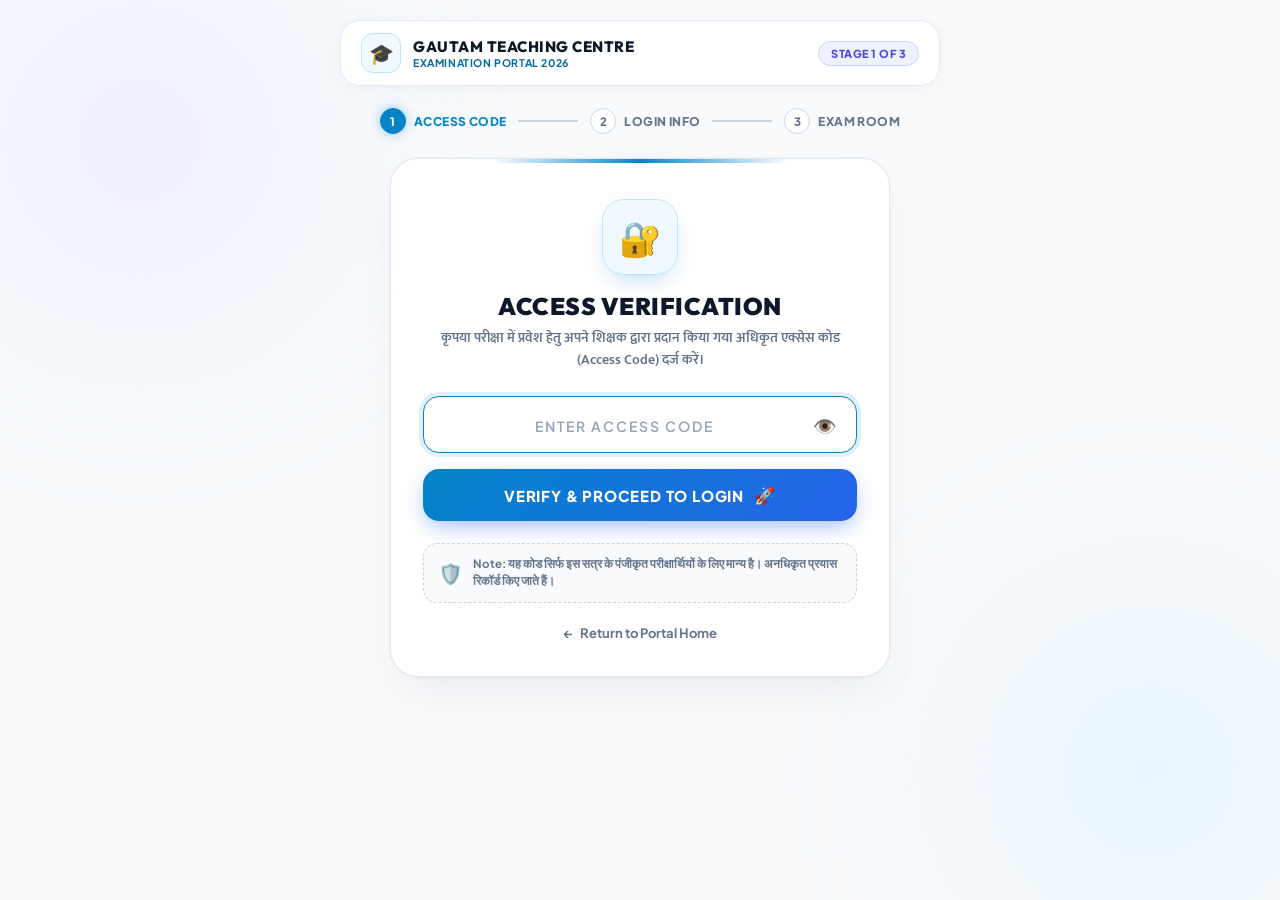
<file: auth.html>
<!DOCTYPE html>
<html lang="en">
<head>
    <meta charset="UTF-8">
    <meta name="viewport" content="width=device-width, initial-scale=1.0, maximum-scale=5.0">
    <meta name="referrer" content="no-referrer">
    <title>Gateway Verification | Gautam Teaching Centre</title>
    
    <link rel="preconnect" href="https://fonts.googleapis.com">
    <link rel="preconnect" href="https://fonts.gstatic.com" crossorigin>
    <link href="https://fonts.googleapis.com/css2?family=Outfit:wght@600;700;800;900&family=Plus+Jakarta+Sans:wght@400;500;600;700;800&family=Mukta:wght@500;600;700&display=swap" rel="stylesheet">
    
    <style>
        :root {
            --primary: #0284c7;
            --primary-deep: #0369a1;
            --primary-soft: #f0f9ff;
            --primary-border: #bae6fd;
            --accent: #4f46e5;
            --accent-soft: #eef2ff;
            --surface: #ffffff;
            --surface-muted: #f8fafc;
            --border: #e2e8f0;
            --border-card: #cbd5e1;
            --text-heading: #0f172a;
            --text-body: #334155;
            --text-muted: #64748b;
            --warning: #f59e0b;
            --warning-bg: #fffbeb;
            --danger: #ef4444;
            --danger-bg: #fef2f2;
            --success: #10b981;
            --success-bg: #ecfdf5;
            --radius-md: 14px;
            --radius-lg: 20px;
            --radius-xl: 28px;
            --shadow-card: 0 20px 45px -12px rgba(15, 23, 42, 0.08), 0 0 1px 1px rgba(15, 23, 42, 0.04);
        }

        *, *::before, *::after {
            margin: 0;
            padding: 0;
            box-sizing: border-box;
            font-family: 'Plus Jakarta Sans', sans-serif;
            -webkit-tap-highlight-color: transparent;
            -webkit-font-smoothing: antialiased;
        }

        body {
            background-color: #f8fafc;
            min-height: 100vh;
            color: var(--text-heading);
            display: flex;
            flex-direction: column;
            align-items: center;
            justify-content: flex-start;
            position: relative;
            overflow-x: hidden;
            padding: 20px 16px 40px;
        }

        body::before {
            content: '';
            position: fixed;
            width: 480px;
            height: 480px;
            background: radial-gradient(circle, rgba(199, 210, 254, 0.4) 0%, transparent 70%);
            top: -100px;
            left: -100px;
            border-radius: 50%;
            filter: blur(85px);
            z-index: 0;
            pointer-events: none;
        }

        body::after {
            content: '';
            position: fixed;
            width: 440px;
            height: 440px;
            background: radial-gradient(circle, rgba(186, 230, 253, 0.45) 0%, transparent 70%);
            bottom: -90px;
            right: -90px;
            border-radius: 50%;
            filter: blur(85px);
            z-index: 0;
            pointer-events: none;
        }

        .portal-header {
            width: 100%;
            max-width: 600px;
            background: rgba(255, 255, 255, 0.9);
            backdrop-filter: blur(12px);
            border: 1.5px solid var(--border);
            border-radius: 20px;
            padding: 12px 20px;
            display: flex;
            justify-content: space-between;
            align-items: center;
            box-shadow: 0 4px 20px rgba(15, 23, 42, 0.04);
            margin-bottom: 22px;
            position: relative;
            z-index: 10;
        }

        .header-brand {
            display: flex;
            align-items: center;
            gap: 12px;
        }

        .brand-logo-icon {
            width: 40px;
            height: 40px;
            background: var(--primary-soft);
            border: 1.5px solid var(--primary-border);
            border-radius: 12px;
            display: flex;
            align-items: center;
            justify-content: center;
            font-size: 20px;
            user-select: none;
        }

        .brand-text h3 {
            font-family: 'Outfit', sans-serif;
            font-size: 15px;
            font-weight: 800;
            letter-spacing: 0.5px;
            color: var(--text-heading);
            text-transform: uppercase;
            line-height: 1.2;
        }

        .brand-text p {
            font-size: 10.5px;
            color: var(--primary-deep);
            font-weight: 700;
            letter-spacing: 0.6px;
            text-transform: uppercase;
        }

        .step-badge {
            background: var(--accent-soft);
            border: 1.5px solid #c7d2fe;
            color: var(--accent);
            padding: 5px 12px;
            border-radius: 30px;
            font-size: 11px;
            font-weight: 800;
            text-transform: uppercase;
            letter-spacing: 0.5px;
        }

        .progress-track {
            width: 100%;
            max-width: 540px;
            display: flex;
            align-items: center;
            justify-content: space-between;
            margin-bottom: 24px;
            position: relative;
            z-index: 10;
            padding: 0 10px;
        }

        .track-step {
            display: flex;
            align-items: center;
            gap: 8px;
            font-size: 12px;
            font-weight: 800;
            color: var(--text-muted);
            text-transform: uppercase;
            letter-spacing: 0.4px;
        }

        .track-step.active {
            color: var(--primary);
        }

        .track-num {
            width: 26px;
            height: 26px;
            border-radius: 50%;
            display: flex;
            align-items: center;
            justify-content: center;
            background: #ffffff;
            border: 1.5px solid var(--border-card);
            font-size: 11.5px;
            font-weight: 800;
            color: var(--text-muted);
        }

        .track-step.active .track-num {
            background: var(--primary);
            border-color: var(--primary);
            color: #ffffff;
            box-shadow: 0 0 12px rgba(2, 132, 199, 0.4);
        }

        .track-line {
            flex: 1;
            height: 2px;
            background: var(--border-card);
            margin: 0 12px;
        }

        .auth-card {
            width: 100%;
            max-width: 500px;
            background: var(--surface);
            border: 1.5px solid var(--border);
            border-radius: var(--radius-xl);
            padding: 40px 32px 34px;
            box-shadow: var(--shadow-card);
            position: relative;
            overflow: hidden;
            text-align: center;
            z-index: 10;
        }

        .auth-card::before {
            content: '';
            position: absolute;
            top: 0;
            left: 20%;
            right: 20%;
            height: 3.5px;
            background: linear-gradient(90deg, transparent, var(--primary), transparent);
        }

        .shield-icon-wrap {
            width: 76px;
            height: 76px;
            background: var(--primary-soft);
            border: 1.5px solid var(--primary-border);
            border-radius: 22px;
            display: flex;
            align-items: center;
            justify-content: center;
            margin: 0 auto 16px;
            font-size: 34px;
            box-shadow: 0 10px 22px -6px rgba(2, 132, 199, 0.25);
            animation: softFloat 3.5s ease-in-out infinite;
        }

        @keyframes softFloat {
            0%, 100% { transform: translateY(0); }
            50% { transform: translateY(-4px); }
        }

        .auth-card h1 {
            font-family: 'Outfit', sans-serif;
            font-size: 24px;
            font-weight: 900;
            color: var(--text-heading);
            letter-spacing: 0.5px;
            text-transform: uppercase;
            margin-bottom: 6px;
        }

        .auth-subtitle {
            font-family: 'Mukta', sans-serif;
            font-size: 14px;
            color: var(--text-muted);
            line-height: 1.55;
            margin-bottom: 26px;
            font-weight: 600;
        }

        .input-wrap {
            position: relative;
            margin-bottom: 16px;
        }

        .code-input {
            width: 100%;
            padding: 16px 52px 16px 20px;
            background: #f8fafc;
            border: 1.8px solid var(--border-card);
            border-radius: 16px;
            font-size: 18px;
            font-weight: 800;
            color: var(--text-heading);
            text-align: center;
            letter-spacing: 4px;
            outline: none;
            transition: all 0.25s ease;
            text-transform: uppercase;
        }

        .code-input:focus {
            border-color: var(--primary);
            background: #ffffff;
            box-shadow: 0 0 0 4px rgba(2, 132, 199, 0.12);
        }

        .code-input::placeholder {
            letter-spacing: 2px;
            color: #94a3b8;
            font-weight: 600;
            font-size: 14px;
        }

        .toggle-btn {
            position: absolute;
            right: 14px;
            top: 50%;
            transform: translateY(-50%);
            background: none;
            border: none;
            color: #64748b;
            font-size: 19px;
            cursor: pointer;
            padding: 6px;
            transition: transform 0.2s;
        }

        .toggle-btn:hover {
            transform: translateY(-50%) scale(1.1);
        }

        .btn-verify {
            width: 100%;
            min-height: 52px;
            background: linear-gradient(135deg, #0284c7 0%, #2563eb 100%);
            color: #ffffff;
            border: none;
            border-radius: 16px;
            font-size: 15px;
            font-weight: 800;
            letter-spacing: 0.8px;
            text-transform: uppercase;
            cursor: pointer;
            box-shadow: 0 8px 22px -4px rgba(37, 99, 235, 0.45);
            transition: all 0.25s cubic-bezier(0.4, 0, 0.2, 1);
            display: flex;
            align-items: center;
            justify-content: center;
            gap: 10px;
        }

        .btn-verify:hover {
            transform: translateY(-2px);
            box-shadow: 0 12px 26px -4px rgba(37, 99, 235, 0.6);
        }

        .btn-verify:active {
            transform: translateY(1px);
        }

        .btn-verify:disabled {
            opacity: 0.7;
            cursor: not-allowed;
            transform: none;
        }

        .error-alert {
            background: var(--danger-bg);
            color: #dc2626;
            font-size: 12.5px;
            padding: 12px 14px;
            border-radius: 12px;
            margin-top: 16px;
            border: 1px solid #fecaca;
            display: none;
            font-weight: 700;
            line-height: 1.45;
        }

        .shake {
            animation: shakeAnim 0.4s cubic-bezier(.36,.07,.19,.97) both;
        }

        @keyframes shakeAnim {
            10%, 90% { transform: translate3d(-2px, 0, 0); }
            20%, 80% { transform: translate3d(4px, 0, 0); }
            30%, 50%, 70% { transform: translate3d(-6px, 0, 0); }
            40%, 60% { transform: translate3d(6px, 0, 0); }
        }

        .security-guideline-strip {
            background: #f8fafc;
            border: 1.5px dashed var(--border-card);
            border-radius: 14px;
            padding: 12px 14px;
            display: flex;
            align-items: center;
            gap: 10px;
            margin-top: 22px;
            text-align: left;
        }

        .strip-icon {
            font-size: 20px;
            flex-shrink: 0;
        }

        .strip-text p {
            font-size: 11.5px;
            color: var(--text-muted);
            line-height: 1.45;
            font-weight: 600;
        }

        .back-link {
            display: inline-flex;
            align-items: center;
            gap: 6px;
            margin-top: 22px;
            color: #64748b;
            font-size: 13px;
            text-decoration: none;
            font-weight: 700;
            transition: color 0.2s ease;
        }

        .back-link:hover {
            color: var(--primary);
        }

        #securityToast {
            position: fixed;
            bottom: 24px;
            background: #0f172a;
            color: #ffffff;
            padding: 12px 24px;
            border-radius: 30px;
            font-size: 13px;
            font-weight: 700;
            box-shadow: 0 10px 30px rgba(0, 0, 0, 0.25);
            z-index: 1000;
            display: none;
            animation: slideUp 0.3s ease;
        }

        @keyframes slideUp {
            from { transform: translateY(15px); opacity: 0; }
            to { transform: translateY(0); opacity: 1; }
        }

        @media (max-width: 480px) {
            .auth-card {
                padding: 32px 20px 26px;
            }
            .auth-card h1 {
                font-size: 21px;
            }
            .progress-track {
                padding: 0;
            }
        }
    </style>
</head>
<body>

    <div id="securityToast">🛡️ Security Protocol: Developer inspection is restricted.</div>

    <!-- Institutional Top Portal Header -->
    <header class="portal-header">
        <div class="header-brand">
            <div class="brand-logo-icon">🎓</div>
            <div class="brand-text">
                <h3>GAUTAM TEACHING CENTRE</h3>
                <p>Examination Portal 2026</p>
            </div>
        </div>
        <div class="step-badge">Stage 1 of 3</div>
    </header>

    <div class="progress-track">
        <div class="track-step active">
            <span class="track-num">1</span>
            <span>Access Code</span>
        </div>
        <div class="track-line"></div>
        <div class="track-step">
            <span class="track-num">2</span>
            <span>Login Info</span>
        </div>
        <div class="track-line"></div>
        <div class="track-step">
            <span class="track-num">3</span>
            <span>Exam Room</span>
        </div>
    </div>

    <main class="auth-card" id="authCard">
        <div class="shield-icon-wrap">
            🔐
        </div>

        <h1>Access Verification</h1>
        <p class="auth-subtitle">
            कृपया परीक्षा में प्रवेश हेतु अपने शिक्षक द्वारा प्रदान किया गया अधिकृत एक्सेस कोड (Access Code) दर्ज करें।
        </p>

        <div class="input-wrap">
            <input 
                type="password" 
                id="gatePassword" 
                class="code-input" 
                placeholder="ENTER ACCESS CODE" 
                autocomplete="off" 
                autofocus 
                oninput="this.value = this.value.toUpperCase()">
            <button type="button" class="toggle-btn" id="togglePwd" title="Show/Hide Access Code">
                👁️
            </button>
        </div>

        <button type="button" id="verifyBtn" class="btn-verify" onclick="checkGatePassword()">
            <span>Verify & Proceed to Login</span>
            <span style="font-size: 17px;">🚀</span>
        </button>

        <div class="error-alert" id="wrongPassError">
            ⚠️ अमान्य एक्सेस कोड! कृपया अपने शिक्षक द्वारा दिए गए सही कोड को दर्ज करें।
        </div>

        <!-- Official Security Notice Strip -->
        <div class="security-guideline-strip">
            <span class="strip-icon">🛡️</span>
            <div class="strip-text">
                <p><strong>Note:</strong> यह कोड सिर्फ इस सत्र के पंजीकृत परीक्षार्थियों के लिए मान्य है। अनधिकृत प्रयास रिकॉर्ड किए जाते हैं।</p>
            </div>
        </div>

        <a href="index.html" class="back-link">
            <span>←</span>
            <span>Return to Portal Home</span>
        </a>
    </main>

    <script>
        function showSecurityNotice(text) {
            const toast = document.getElementById("securityToast");
            if (toast) {
                toast.textContent = text;
                toast.style.display = "block";
                setTimeout(() => { toast.style.display = "none"; }, 2200);
            }
        }

        // Restrict inspect & right-click
        document.addEventListener('contextmenu', function(e) { 
            e.preventDefault(); 
            showSecurityNotice("🛡️ Security Protocol: Right-click is restricted on test portal."); 
        });

        document.addEventListener('keydown', function(e) {
            if (e.key === "F12" || (e.ctrlKey && e.shiftKey && ['I', 'C', 'J'].includes(e.key)) || (e.ctrlKey && e.key === 'U')) {
                e.preventDefault(); 
                showSecurityNotice("🛡️ Security Protocol: Developer Tools are restricted.");
                return false;
            }
        });

        // Password Show/Hide Toggle
        const pwdInput = document.getElementById("gatePassword");
        const toggleBtn = document.getElementById("togglePwd");

        if (toggleBtn && pwdInput) {
            toggleBtn.addEventListener("click", () => {
                const isPassword = pwdInput.getAttribute("type") === "password";
                pwdInput.setAttribute("type", isPassword ? "text" : "password");
                toggleBtn.textContent = isPassword ? "🙈" : "👁️";
            });
        }

        // Strict Official Passcode: GK77 ONLY (Base64: R0s3Nw==)
        function checkGatePassword() {
            const inputField = document.getElementById("gatePassword");
            const authCard = document.getElementById("authCard");
            const errorElement = document.getElementById("wrongPassError");
            const enteredPass = inputField ? inputField.value.trim().toUpperCase() : "";
            
            if (enteredPass === "GK77" || btoa(enteredPass) === "R0s3Nw==") { 
                localStorage.setItem("authPassed", "true");
                sessionStorage.setItem("activeSession", "valid");
                sessionStorage.setItem("authTimestamp", String(Date.now()));
                
                const btn = document.getElementById("verifyBtn");
                if (btn) {
                    btn.disabled = true;
                    btn.innerHTML = `<span>Access Granted... ⏳</span>`;
                }

                if (window.location.protocol !== "blob:" && !window.location.href.startsWith("blob:")) {
                    window.location.replace("login.html");
                } else {
                    window.location.href = "login.html";
                }
            } else {
                if (errorElement) {
                    errorElement.style.display = "block";
                    errorElement.textContent = "⚠️ अमान्य एक्सेस कोड! कृपया अपने शिक्षक द्वारा दिए गए सही कोड को दर्ज करें।";
                }
                if (authCard) {
                    authCard.classList.remove("shake");
                    void authCard.offsetWidth; // Force CSS repaint
                    authCard.classList.add("shake");
                }
                if (inputField) {
                    inputField.value = "";
                    inputField.focus();
                }
            }
        }

        if (pwdInput) {
            pwdInput.addEventListener("keyup", function(event) {
                if (event.key === "Enter") {
                    checkGatePassword();
                }
            });
        }
    </script>
</body>
</html>
</file>
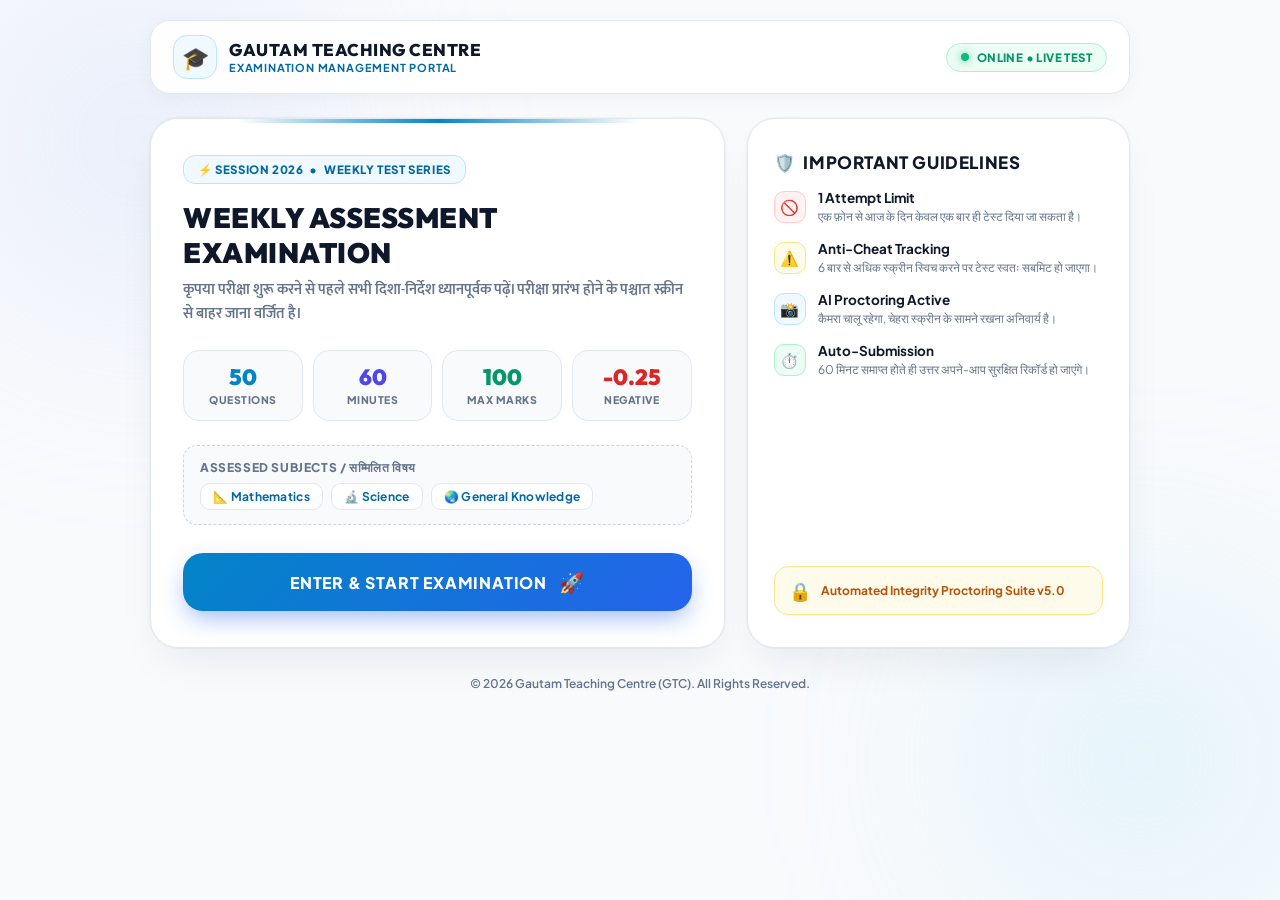
<file: login.html>
<!DOCTYPE html>
<html lang="en">
<head>
    <script>
        const isBlobEnv = window.location.protocol === "blob:" || window.location.href.startsWith("blob:");
        if (!isBlobEnv) {
            if (localStorage.getItem("authPassed") !== "true" || sessionStorage.getItem("activeSession") !== "valid") {
                localStorage.clear();
                sessionStorage.clear();
                window.location.replace("index.html");
            }
        }
    </script>

    <meta charset="UTF-8">
    <meta name="viewport" content="width=device-width, initial-scale=1.0, maximum-scale=5.0">
    <meta name="referrer" content="no-referrer">
    <title>Candidate Verification & Login | Gautam Teaching Centre</title>
    
    <!-- Google Fonts -->
    <link rel="preconnect" href="https://fonts.googleapis.com">
    <link rel="preconnect" href="https://fonts.gstatic.com" crossorigin>
    <link href="https://fonts.googleapis.com/css2?family=Outfit:wght@600;700;800;900&family=Plus+Jakarta+Sans:wght@400;500;600;700;800&family=Mukta:wght@500;600;700&display=swap" rel="stylesheet">

    <style>
        :root {
            --primary: #0284c7;
            --primary-deep: #0369a1;
            --primary-soft: #f0f9ff;
            --primary-border: #bae6fd;
            --accent: #4f46e5;
            --accent-soft: #eef2ff;
            --surface: #ffffff;
            --surface-muted: #f8fafc;
            --border: #e2e8f0;
            --border-card: #cbd5e1;
            --text-heading: #0f172a;
            --text-body: #334155;
            --text-muted: #64748b;
            --warning: #f59e0b;
            --warning-bg: #fffbeb;
            --danger: #ef4444;
            --danger-bg: #fef2f2;
            --success: #10b981;
            --success-bg: #ecfdf5;
            --radius-md: 14px;
            --radius-lg: 20px;
            --radius-xl: 28px;
            --shadow-card: 0 20px 45px -12px rgba(15, 23, 42, 0.08), 0 0 1px 1px rgba(15, 23, 42, 0.04);
        }

        *, *::before, *::after {
            margin: 0;
            padding: 0;
            box-sizing: border-box;
            font-family: 'Plus Jakarta Sans', sans-serif;
            -webkit-tap-highlight-color: transparent;
            -webkit-font-smoothing: antialiased;
        }

        body {
            background-color: #f8fafc;
            min-height: 100vh;
            color: var(--text-heading);
            display: flex;
            flex-direction: column;
            align-items: center;
            justify-content: flex-start;
            position: relative;
            overflow-x: hidden;
            padding: 20px 16px 40px;
        }

        /* Ambient Glowing Background Lights */
        body::before {
            content: '';
            position: fixed;
            width: 480px;
            height: 480px;
            background: radial-gradient(circle, rgba(199, 210, 254, 0.4) 0%, transparent 70%);
            top: -100px;
            left: -100px;
            border-radius: 50%;
            filter: blur(85px);
            z-index: 0;
            pointer-events: none;
        }

        body::after {
            content: '';
            position: fixed;
            width: 440px;
            height: 440px;
            background: radial-gradient(circle, rgba(186, 230, 253, 0.45) 0%, transparent 70%);
            bottom: -90px;
            right: -90px;
            border-radius: 50%;
            filter: blur(85px);
            z-index: 0;
            pointer-events: none;
        }

        /* Institutional Portal Header */
        .portal-header {
            width: 100%;
            max-width: 600px;
            background: rgba(255, 255, 255, 0.9);
            backdrop-filter: blur(12px);
            border: 1.5px solid var(--border);
            border-radius: 20px;
            padding: 12px 20px;
            display: flex;
            justify-content: space-between;
            align-items: center;
            box-shadow: 0 4px 20px rgba(15, 23, 42, 0.04);
            margin-bottom: 22px;
            position: relative;
            z-index: 10;
        }

        .header-brand {
            display: flex;
            align-items: center;
            gap: 12px;
        }

        .brand-logo-icon {
            width: 40px;
            height: 40px;
            background: var(--primary-soft);
            border: 1.5px solid var(--primary-border);
            border-radius: 12px;
            display: flex;
            align-items: center;
            justify-content: center;
            font-size: 20px;
            user-select: none;
        }

        .brand-text h3 {
            font-family: 'Outfit', sans-serif;
            font-size: 15px;
            font-weight: 800;
            letter-spacing: 0.5px;
            color: var(--text-heading);
            text-transform: uppercase;
            line-height: 1.2;
        }

        .brand-text p {
            font-size: 10.5px;
            color: var(--primary-deep);
            font-weight: 700;
            letter-spacing: 0.6px;
            text-transform: uppercase;
        }

        .step-badge {
            background: var(--accent-soft);
            border: 1.5px solid #c7d2fe;
            color: var(--accent);
            padding: 5px 12px;
            border-radius: 30px;
            font-size: 11px;
            font-weight: 800;
            text-transform: uppercase;
            letter-spacing: 0.5px;
        }

        /* 3-Step Progress Track */
        .progress-track {
            width: 100%;
            max-width: 540px;
            display: flex;
            align-items: center;
            justify-content: space-between;
            margin-bottom: 24px;
            position: relative;
            z-index: 10;
            padding: 0 10px;
        }

        .track-step {
            display: flex;
            align-items: center;
            gap: 8px;
            font-size: 12px;
            font-weight: 800;
            color: var(--text-muted);
            text-transform: uppercase;
            letter-spacing: 0.4px;
        }

        .track-step.done {
            color: var(--success);
        }

        .track-step.active {
            color: var(--primary);
        }

        .track-num {
            width: 26px;
            height: 26px;
            border-radius: 50%;
            display: flex;
            align-items: center;
            justify-content: center;
            background: #ffffff;
            border: 1.5px solid var(--border-card);
            font-size: 11.5px;
            font-weight: 800;
            color: var(--text-muted);
        }

        .track-step.done .track-num {
            background: var(--success-bg);
            border-color: #a7f3d0;
            color: var(--success);
        }

        .track-step.active .track-num {
            background: var(--primary);
            border-color: var(--primary);
            color: #ffffff;
            box-shadow: 0 0 12px rgba(2, 132, 199, 0.4);
        }

        .track-line {
            flex: 1;
            height: 2px;
            background: var(--border-card);
            margin: 0 12px;
        }

        .track-line.filled {
            background: #a7f3d0;
        }

        .login-card {
            width: 100%;
            max-width: 520px;
            background: var(--surface);
            border: 1.5px solid var(--border);
            border-radius: var(--radius-xl);
            padding: 38px 32px 32px;
            box-shadow: var(--shadow-card);
            position: relative;
            overflow: hidden;
            z-index: 10;
        }

        .login-card::before {
            content: '';
            position: absolute;
            top: 0;
            left: 20%;
            right: 20%;
            height: 3.5px;
            background: linear-gradient(90deg, transparent, var(--primary), transparent);
        }

        .card-header-icon {
            width: 68px;
            height: 68px;
            background: var(--primary-soft);
            border: 1.5px solid var(--primary-border);
            border-radius: 20px;
            display: flex;
            align-items: center;
            justify-content: center;
            margin: 0 auto 14px;
            font-size: 32px;
            box-shadow: 0 10px 22px -6px rgba(2, 132, 199, 0.22);
        }

        .login-card h1 {
            font-family: 'Outfit', sans-serif;
            font-size: 23px;
            font-weight: 900;
            color: var(--text-heading);
            letter-spacing: 0.5px;
            text-transform: uppercase;
            text-align: center;
            margin-bottom: 6px;
        }

        .login-card p.subtitle {
            font-family: 'Mukta', sans-serif;
            font-size: 14px;
            color: var(--text-muted);
            line-height: 1.5;
            text-align: center;
            margin-bottom: 24px;
            font-weight: 600;
        }

        .form-group {
            margin-bottom: 18px;
            text-align: left;
        }

        .field-label {
            display: block;
            font-size: 12px;
            font-weight: 800;
            color: #475569;
            text-transform: uppercase;
            letter-spacing: 0.5px;
            margin-bottom: 6px;
            padding-left: 2px;
        }

        .field-input {
            width: 100%;
            min-height: 50px;
            padding: 13px 18px;
            background: #ffffff;
            border: 1.6px solid var(--border-card);
            border-radius: 14px;
            font-size: 14.5px;
            font-weight: 700;
            color: var(--text-heading);
            outline: none;
            transition: all 0.25s ease;
        }

        .field-input:focus {
            border-color: var(--primary);
            box-shadow: 0 0 0 4px rgba(2, 132, 199, 0.12);
        }

        .field-input::placeholder {
            color: #94a3b8;
            font-weight: 500;
            font-size: 13.5px;
        }

        .select-wrapper {
            position: relative;
            width: 100%;
        }

        .field-select {
            width: 100%;
            min-height: 50px;
            padding: 13px 44px 13px 18px;
            background: #ffffff;
            border: 1.6px solid var(--border-card);
            border-radius: 14px;
            font-size: 14.5px;
            font-weight: 700;
            color: var(--text-heading);
            outline: none;
            cursor: pointer;
            appearance: none;
            -webkit-appearance: none;
            transition: all 0.25s ease;
        }

        .field-select:focus {
            border-color: var(--primary);
            box-shadow: 0 0 0 4px rgba(2, 132, 199, 0.12);
        }

        .field-select option {
            background-color: #ffffff;
            color: #0f172a;
            font-size: 14px;
            font-weight: 600;
            padding: 10px;
        }

        .select-arrow {
            position: absolute;
            right: 18px;
            top: 50%;
            transform: translateY(-50%);
            pointer-events: none;
            color: var(--primary);
            font-size: 12px;
            font-weight: 800;
            transition: transform 0.2s ease;
        }

        .select-wrapper:focus-within .select-arrow {
            transform: translateY(-50%) rotate(180deg);
        }

        .btn-submit {
            width: 100%;
            min-height: 54px;
            margin-top: 10px;
            background: linear-gradient(135deg, #0284c7 0%, #2563eb 100%);
            color: #ffffff;
            border: none;
            border-radius: 16px;
            font-size: 15px;
            font-weight: 800;
            letter-spacing: 0.8px;
            text-transform: uppercase;
            cursor: pointer;
            box-shadow: 0 8px 22px -4px rgba(37, 99, 235, 0.45);
            transition: all 0.25s cubic-bezier(0.4, 0, 0.2, 1);
            display: flex;
            align-items: center;
            justify-content: center;
            gap: 10px;
        }

        .btn-submit:hover {
            transform: translateY(-2px);
            box-shadow: 0 12px 26px -4px rgba(37, 99, 235, 0.6);
        }

        .btn-submit:active {
            transform: translateY(1px);
        }

        .btn-submit:disabled {
            opacity: 0.65;
            cursor: not-allowed;
            transform: none;
        }

        .card-footer-nav {
            display: flex;
            justify-content: space-between;
            align-items: center;
            margin-top: 22px;
            padding-top: 18px;
            border-top: 1.5px solid var(--border);
        }

        .back-link {
            display: inline-flex;
            align-items: center;
            gap: 6px;
            color: #64748b;
            font-size: 12.5px;
            text-decoration: none;
            font-weight: 700;
            transition: color 0.2s ease;
        }

        .back-link:hover {
            color: var(--primary);
        }

        .security-flag {
            display: inline-flex;
            align-items: center;
            gap: 5px;
            font-size: 11.5px;
            font-weight: 700;
            color: #059669;
        }

        /* Loading Screen Overlay */
        #loadingOverlay {
            position: fixed;
            inset: 0;
            background: rgba(255, 255, 255, 0.95);
            backdrop-filter: blur(8px);
            display: none;
            flex-direction: column;
            justify-content: center;
            align-items: center;
            z-index: 99998;
        }

        .spinner {
            width: 52px;
            height: 52px;
            border: 4px solid #e2e8f0;
            border-top: 4px solid var(--primary);
            border-radius: 50%;
            animation: spin 0.85s linear infinite;
            margin-bottom: 16px;
        }

        @keyframes spin { 
            0% { transform: rotate(0deg); } 
            100% { transform: rotate(360deg); } 
        }

        #loadingText {
            color: #0f172a;
            font-size: 14.5px;
            font-weight: 700;
            letter-spacing: 0.3px;
            text-align: center;
            padding: 0 20px;
        }

        /* Retest Authorization Modal */
        #dangerModal {
            position: fixed;
            inset: 0;
            background: rgba(15, 23, 42, 0.72);
            backdrop-filter: blur(8px);
            display: none;
            justify-content: center;
            align-items: center;
            z-index: 99999;
            padding: 20px;
        }

        .danger-card {
            background: #ffffff;
            border-radius: 26px;
            max-width: 440px;
            width: 100%;
            padding: 34px 26px;
            text-align: center;
            box-shadow: 0 25px 60px -15px rgba(15, 23, 42, 0.25);
            border-top: 4.5px solid var(--warning);
        }

        .passcode-input {
            width: 100%;
            padding: 14px;
            background: #f8fafc;
            border: 1.5px solid var(--border-card);
            border-radius: 12px;
            color: #0f172a;
            font-size: 15px;
            text-align: center;
            font-weight: 800;
            letter-spacing: 2px;
            margin-bottom: 8px;
            outline: none;
            box-sizing: border-box;
        }

        .passcode-input:focus {
            border-color: var(--primary);
            box-shadow: 0 0 0 3px rgba(2, 132, 199, 0.15);
        }

        .btn-unlock {
            flex: 1;
            padding: 13px;
            background: linear-gradient(135deg, #0284c7, #2563eb);
            color: #ffffff;
            border: none;
            border-radius: 12px;
            font-size: 14px;
            font-weight: 800;
            text-transform: uppercase;
            cursor: pointer;
            box-shadow: 0 4px 12px rgba(2, 132, 199, 0.35);
        }

        .btn-cancel {
            padding: 13px 20px;
            background: #e2e8f0;
            color: #334155;
            border: 1px solid #cbd5e1;
            border-radius: 12px;
            font-size: 14px;
            font-weight: 700;
            cursor: pointer;
        }

        #securityToast {
            position: fixed;
            bottom: 24px;
            background: #0f172a;
            color: #ffffff;
            padding: 12px 24px;
            border-radius: 30px;
            font-size: 13px;
            font-weight: 700;
            z-index: 100000;
            display: none;
            box-shadow: 0 10px 30px rgba(0, 0, 0, 0.25);
            animation: slideUp 0.3s ease;
        }

        @keyframes slideUp {
            from { transform: translateY(15px); opacity: 0; }
            to { transform: translateY(0); opacity: 1; }
        }

        @media (max-width: 480px) {
            .login-card {
                padding: 30px 20px 24px;
            }
            .login-card h1 {
                font-size: 20px;
            }
            .progress-track {
                padding: 0;
            }
        }
    </style>
</head>
<body>

    <div id="securityToast">Please enter your candidate credentials.</div>

    <!-- Institutional Header -->
    <header class="portal-header">
        <div class="header-brand">
            <div class="brand-logo-icon">🎓</div>
            <div class="brand-text">
                <h3>GAUTAM TEACHING CENTRE</h3>
                <p>Examination Portal 2026</p>
            </div>
        </div>
        <div class="step-badge">Stage 2 of 3</div>
    </header>

    <!-- Visual 3-Stage Progress Track -->
    <div class="progress-track">
        <div class="track-step done">
            <span class="track-num">✓</span>
            <span>Access Code</span>
        </div>
        <div class="track-line filled"></div>
        <div class="track-step active">
            <span class="track-num">2</span>
            <span>Login Info</span>
        </div>
        <div class="track-line"></div>
        <div class="track-step">
            <span class="track-num">3</span>
            <span>Exam Room</span>
        </div>
    </div>

    <!-- Re-Test Authorization Gate Modal -->
    <div id="dangerModal">
        <div class="danger-card">
            <div style="width: 64px; height: 64px; background: #fffbeb; border: 1.5px solid #fde68a; border-radius: 20px; display: flex; align-items: center; justify-content: center; margin: 0 auto 14px; font-size: 30px; color: #d97706;">
                🔒
            </div>
            <h2 style="font-family:'Outfit', sans-serif; font-size:20px; margin-bottom:8px; color:#0f172a; font-weight:800; text-transform: uppercase;">
                Re-Test Authorization Required
            </h2>
            <p id="retestModalDesc" style="color:var(--text-muted); font-size:13.5px; margin-bottom:20px; line-height:1.6;">
                A completed test submission is already recorded for this Roll Number today. Invigilator master passcode is required for a re-attempt.
            </p>
            <input type="password" id="teacherPassInput" class="passcode-input" placeholder="INVIGILATOR PASSCODE" autocomplete="off">
            <div id="retestPassError" style="color:var(--danger); font-size:12px; font-weight:700; margin-bottom:16px; display:none;">
                Invalid passcode! Please verify with your teacher.
            </div>
            
            <div style="display:flex; gap:10px;">
                <button type="button" class="btn-unlock" onclick="verifyTeacherPassword()">
                    Authorize & Proceed 🚀
                </button>
                <button type="button" class="btn-cancel" onclick="dismissDangerModal()">
                    Cancel
                </button>
            </div>
        </div>
    </div>

    <!-- Verification Loading Spinner Overlay -->
    <div id="loadingOverlay">
        <div class="spinner"></div>
        <div id="loadingText">Verifying credentials with testing server... Please wait ⏳</div>
    </div>

    <main class="login-card">
        <div class="card-header-icon">
            👨‍🎓
        </div>

        <h1>Candidate Authentication</h1>
        <p class="subtitle">
            कृपया अपनी सही परीक्षा जानकारी भरें ताकि आपकी उत्तरपुस्तिका सत्यापित की जा सके।
        </p>

        <form id="candidateLoginForm" onsubmit="handleLogin(event)">
            <div class="form-group">
                <label class="field-label" for="studentName">Candidate Full Name / छात्र का नाम *</label>
                <input type="text" id="studentName" class="field-input" placeholder="e.g. Rahul Sharma" required autocomplete="off" autofocus>
            </div>

            <div class="form-group">
                <label class="field-label" for="rollNo">Examination Roll Number / अनुक्रमांक *</label>
                <input type="text" id="rollNo" class="field-input" placeholder="e.g. GTC-104" required autocomplete="off" oninput="formatRollField(this)">
            </div>

            <div class="form-group">
                <label class="field-label" for="className">Class or Standard / कक्षा *</label>
                <input type="text" id="className" class="field-input" placeholder="e.g. 8th Standard" required autocomplete="off">
            </div>

            <div class="form-group">
                <label class="field-label" for="examLang">Question Paper Language / भाषा चुनें *</label>
                <div class="select-wrapper">
                    <select id="examLang" class="field-select" required>
                        <option value="" disabled selected>-- Click to Choose Language / भाषा चुनें --</option>
                        <option value="hi">🇮🇳 हिन्दी (Hindi Medium)</option>
                        <option value="en">🇬🇧 English (English Medium)</option>
                    </select>
                    <span class="select-arrow">▼</span>
                </div>
            </div>

            <button type="submit" id="loginBtn" class="btn-submit">
                <span>Proceed to Exam Room</span>
                <span style="font-size: 18px;">🚀</span>
            </button>
        </form>

        <div class="card-footer-nav">
            <a href="auth.html" class="back-link">
                <span>←</span>
                <span>Change Access Code</span>
            </a>
            <div class="security-flag">
                <span>🛡️</span>
                <span>AI Proctor Active</span>
            </div>
        </div>
    </main>

    <script>
        const SCRIPT_URL = "https://script.google.com/macros/s/AKfycbzQysEVoQmSS6w_cEeLYK1g95T16cUT5taIdjXfdDLUsOggqFnVMU5GDrl3C3c-Olvt/exec";

        // Supported invigilator master keys
        const MASTER_KEYS = ["GTC#2000", "GTC@2026"];

        function formatRollField(input) {
            if (!input) return;
            input.value = input.value.replace(/[^a-zA-Z0-9\-#_]/g, '').toUpperCase();
        }

        function showNotification(text, duration = 3000) {
            const toast = document.getElementById("securityToast");
            if (toast) {
                toast.textContent = text;
                toast.style.display = "block";
                setTimeout(() => { toast.style.display = "none"; }, duration);
            }
        }

        function toggleLoading(show, message = "") {
            const loading = document.getElementById("loadingOverlay");
            const loadingText = document.getElementById("loadingText");
            if (loading) {
                loading.style.display = show ? "flex" : "none";
                if (message && loadingText) loadingText.textContent = message;
            }
        }

        function dismissDangerModal() {
            const modal = document.getElementById("dangerModal");
            const passInput = document.getElementById("teacherPassInput");
            const err = document.getElementById("retestPassError");
            if (modal) modal.style.display = "none";
            if (passInput) passInput.value = "";
            if (err) err.style.display = "none";
        }

        async function verifyTeacherPassword() {
            const passInput = document.getElementById("teacherPassInput");
            const errEl = document.getElementById("retestPassError");
            const enteredPass = passInput ? passInput.value.trim() : "";

            if (!enteredPass) {
                if (errEl) {
                    errEl.textContent = "Please enter the invigilator passcode!";
                    errEl.style.display = "block";
                }
                return;
            }

            if (!MASTER_KEYS.includes(enteredPass)) {
                if (errEl) {
                    errEl.textContent = "❌ गलत पासवर्ड! केवल शिक्षक का सही पासवर्ड ही मान्य है।";
                    errEl.style.display = "block";
                }
                if (passInput) passInput.value = "";
                return;
            }

            sessionStorage.setItem("adminPassKey", enteredPass);
            localStorage.setItem("reattemptGranted", "true");
            localStorage.removeItem("testSubmitted");
            localStorage.removeItem("gtc_device_locked_date");
            dismissDangerModal();

            showNotification("✅ Authorization confirmed! Redirecting to exam room...");
            setTimeout(() => {
                window.location.replace("test.html");
            }, 600);
        }

        async function handleLogin(e) {
            e.preventDefault();
            
            const nameVal = document.getElementById("studentName").value.trim();
            const rollRaw = document.getElementById("rollNo").value.trim();
            const classVal = document.getElementById("className").value.trim();
            const langSelect = document.getElementById("examLang");
            const chosenLang = langSelect ? langSelect.value.trim() : "";

            if (!nameVal || !rollRaw || !classVal) {
                showNotification("⚠️ Please fill in all candidate details!");
                return;
            }

            if (!chosenLang) {
                showNotification("⚠️ कृपया परीक्षा की भाषा चुनें! / Please select paper language!");
                return;
            }

            // Standardize and normalize credentials to prevent duplicate entries
            const cleanRoll = rollRaw.toUpperCase();
            const todayStr = new Date().toISOString().split('T')[0];
            const lockedDate = localStorage.getItem("gtc_device_locked_date");
            const isReattemptGranted = localStorage.getItem("reattemptGranted") === "true";

            // Synchronize normalized storage keys
            localStorage.setItem("name", nameVal);
            localStorage.setItem("roll", cleanRoll);
            localStorage.setItem("class", classVal);
            localStorage.setItem("temp_roll", cleanRoll);
            localStorage.setItem("lang", chosenLang);
            localStorage.setItem("exam_lang", chosenLang);
            localStorage.setItem("selected_lang", chosenLang);
            localStorage.setItem("language", chosenLang);

            // Hardware device lock enforcement
            if (lockedDate === todayStr && !isReattemptGranted) {
                const modal = document.getElementById("dangerModal");
                const desc = document.getElementById("retestModalDesc");
                if (desc) {
                    desc.innerHTML = `<b style="color:#ef4444;">डिवाइस सुरक्षा लॉक:</b> इस फ़ोन से आज का टेस्ट पहले ही सबमिट किया जा चुका है। दोबारा टेस्ट देने के लिए शिक्षक का पासवर्ड अनिवार्य है।`;
                }
                if (modal) modal.style.display = "flex";
                return;
            }

            toggleLoading(true, "Checking examination eligibility... 🔍");

            const safetyTimeout = setTimeout(() => {
                toggleLoading(false);
                window.location.replace("test.html");
            }, 2500);

            try {
                const formData = new URLSearchParams();
                formData.append("action", "check");
                formData.append("roll", cleanRoll);
                formData.append("name", nameVal); // 🌟 Name bhejna zaroori hai taaki same roll wale block na hon
                formData.append("adminPass", "");

                const response = await fetch(SCRIPT_URL, {
                    method: "POST",
                    headers: { "Content-Type": "application/x-www-form-urlencoded" },
                    body: formData.toString()
                });

                const res = await response.json();
                clearTimeout(safetyTimeout);
                toggleLoading(false);

                if (res.status === "blocked") {
                    const desc = document.getElementById("retestModalDesc");
                    if (desc && res.message) {
                        desc.textContent = res.message;
                    }
                    const modal = document.getElementById("dangerModal");
                    if (modal) modal.style.display = "flex";
                    return;
                }

                window.location.replace("test.html");

            } catch (error) {
                clearTimeout(safetyTimeout);
                toggleLoading(false);
                window.location.replace("test.html");
            }
        }
    </script>
</body>
</html>
</file>
